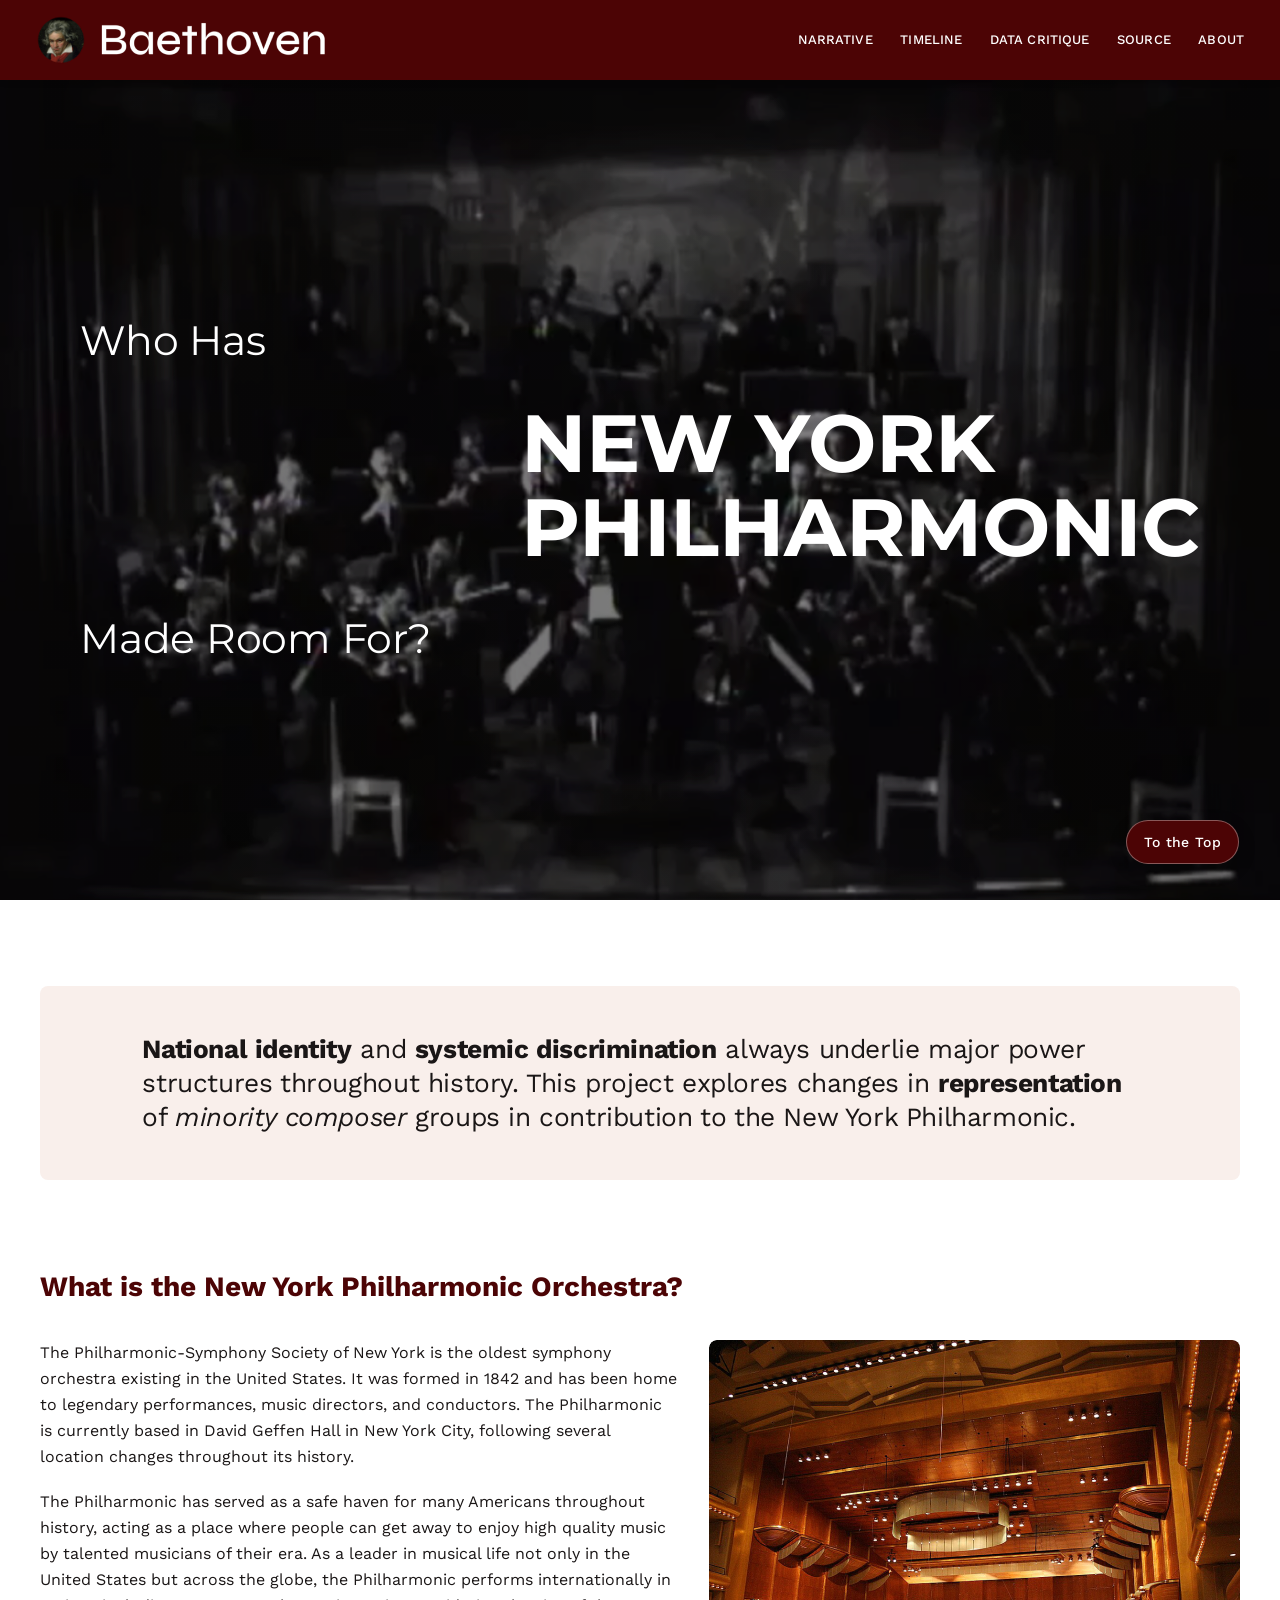
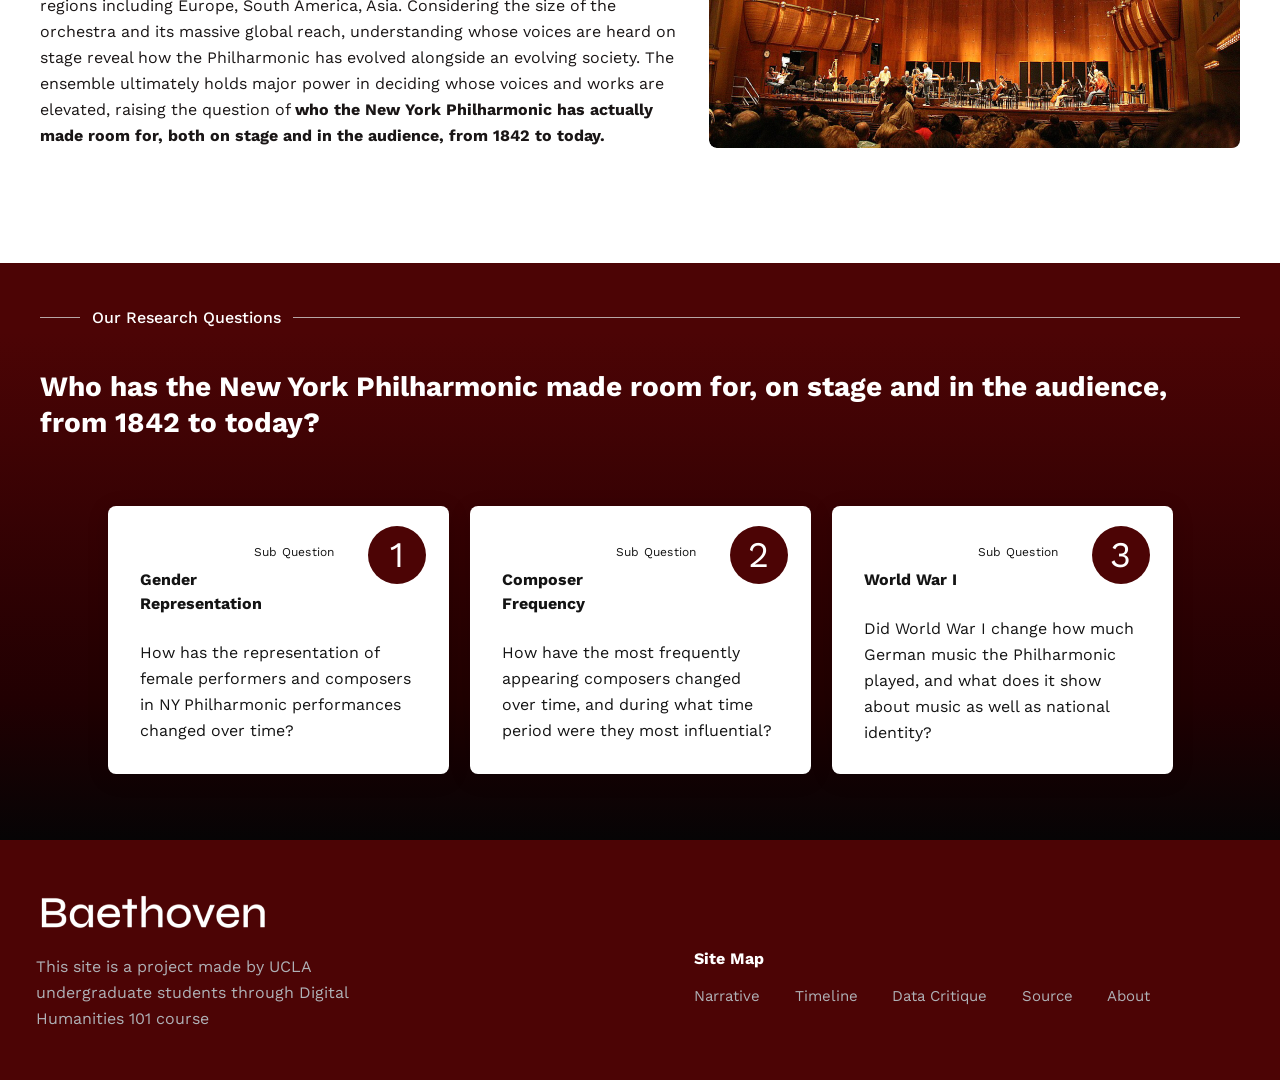
<file: index.html>
<!doctype html><html lang="en"><head><meta charset="utf-8"><meta name="viewport" content="width=device-width,initial-scale=1"><meta name="description" content="UCLA Digital Humanities 101 project exploring the New York Philharmonic performance archive."><meta name="theme-color" content="#4c0405"><title>Home | Baethoven · NY Philharmonic</title><link rel="stylesheet" href="site.css"><script defer src="site.js"></script></head><body><a class="skip-link" href="#main-content">Skip to content</a><header class="site-header"><div class="header-inner"><a class="site-brand" href="index.html" aria-label="Baethoven homepage"><img class="brand-avatar" src="assets/logo-portrait.png" alt=""><img class="brand-name" src="assets/logo-wordmark.png" alt="Baethoven"></a><button class="nav-toggle" type="button" aria-expanded="false" aria-controls="main-navigation">☰ <span class="sr-only">Menu</span></button><nav id="main-navigation" class="main-nav" aria-label="Main navigation"><a href="narrative.html">NARRATIVE</a><a href="timeline.html">TIMELINE</a><a href="data-critique.html">DATA CRITIQUE</a><a href="source.html">SOURCE</a><a href="about.html">ABOUT</a></nav></div></header><div class="header-offset" id="page-top"></div><main id="main-content">
<section class="hero" aria-labelledby="hero-heading"><video class="hero-video" autoplay muted loop playsinline preload="metadata" poster="assets/hero-orchestra.png" aria-hidden="true"><source src="HeroVid.mp4" type="video/mp4"></video><img class="hero-bg" src="assets/hero-orchestra.png" alt="Historical black-and-white photograph of an orchestra performing"><div class="hero-copy"><p class="hero-before reveal">Who Has</p><h1 id="hero-heading" class="reveal"><span>NEW YORK</span><span>PHILHARMONIC</span></h1><p class="hero-after reveal">Made Room For?</p></div></section>
<section class="quote-section"><div class="container"><p class="intro-quote reveal"><strong>National identity</strong> and <strong>systemic discrimination</strong> always underlie major power structures throughout history. This project explores changes in <strong>representation</strong> of <em>minority composer</em> groups in contribution to the New York Philharmonic.</p></div></section>
<section class="about-intro container" aria-labelledby="about-nyphil"><h2 id="about-nyphil" class="reveal">What is the New York Philharmonic Orchestra?</h2><div class="about-intro-copy reveal"><p>The Philharmonic-Symphony Society of New York is the oldest symphony orchestra existing in the United States. It was formed in 1842 and has been home to legendary performances, music directors, and conductors. The Philharmonic is currently based in David Geffen Hall in New York City, following several location changes throughout its history.</p><p>The Philharmonic has served as a safe haven for many Americans throughout history, acting as a place where people can get away to enjoy high quality music by talented musicians of their era. As a leader in musical life not only in the United States but across the globe, the Philharmonic performs internationally in regions including Europe, South America, Asia. Considering the size of the orchestra and its massive global reach, understanding whose voices are heard on stage reveal how the Philharmonic has evolved alongside an evolving society. The ensemble ultimately holds major power in deciding whose voices and works are elevated, raising the question of <strong>who the New York Philharmonic has actually made room for, both on stage and in the audience, from 1842 to today.</strong></p></div><img class="about-intro-image reveal" src="assets/avery-fisher-hall.png" alt="Interior view of Avery Fisher Hall during an orchestra performance"></section>
<section class="questions" aria-labelledby="research-heading"><div class="container"><p class="eyebrow-rule reveal">Our Research Questions</p><h2 id="research-heading" class="reveal">Who has the New York Philharmonic made room for, on stage and in the audience, from 1842 to today?</h2><div class="research-grid"><a class="research-card reveal" href="narrative.html#gender"><span class="sub-label">Sub Question</span><span class="number" aria-hidden="true">1</span><h3>Gender Representation</h3><p>How has the representation of female performers and composers in NY Philharmonic performances changed over time?</p></a><a class="research-card reveal" href="narrative.html#composers"><span class="sub-label">Sub Question</span><span class="number" aria-hidden="true">2</span><h3>Composer Frequency</h3><p>How have the most frequently appearing composers changed over time, and during what time period were they most influential?</p></a><a class="research-card reveal" href="timeline.html"><span class="sub-label">Sub Question</span><span class="number" aria-hidden="true">3</span><h3>World War I</h3><p>Did World War I change how much German music the Philharmonic played, and what does it show about music as well as national identity?</p></a></div></div></section></main><footer class="site-footer"><div class="footer-inner"><div class="footer-about"><a href="index.html" aria-label="Baethoven homepage"><img src="assets/logo-wordmark.png" alt="Baethoven"></a><p>This site is a project made by UCLA undergraduate students through Digital Humanities 101 course</p></div><div class="footer-map"><h2>Site Map</h2><nav class="footer-links" aria-label="Footer navigation"><a href="narrative.html">Narrative</a><a href="timeline.html">Timeline</a><a href="data-critique.html">Data Critique</a><a href="source.html">Source</a><a href="about.html">About</a></nav></div></div></footer><button type="button" class="back-top" aria-label="Scroll to top">To the Top</button></body></html>
</file>
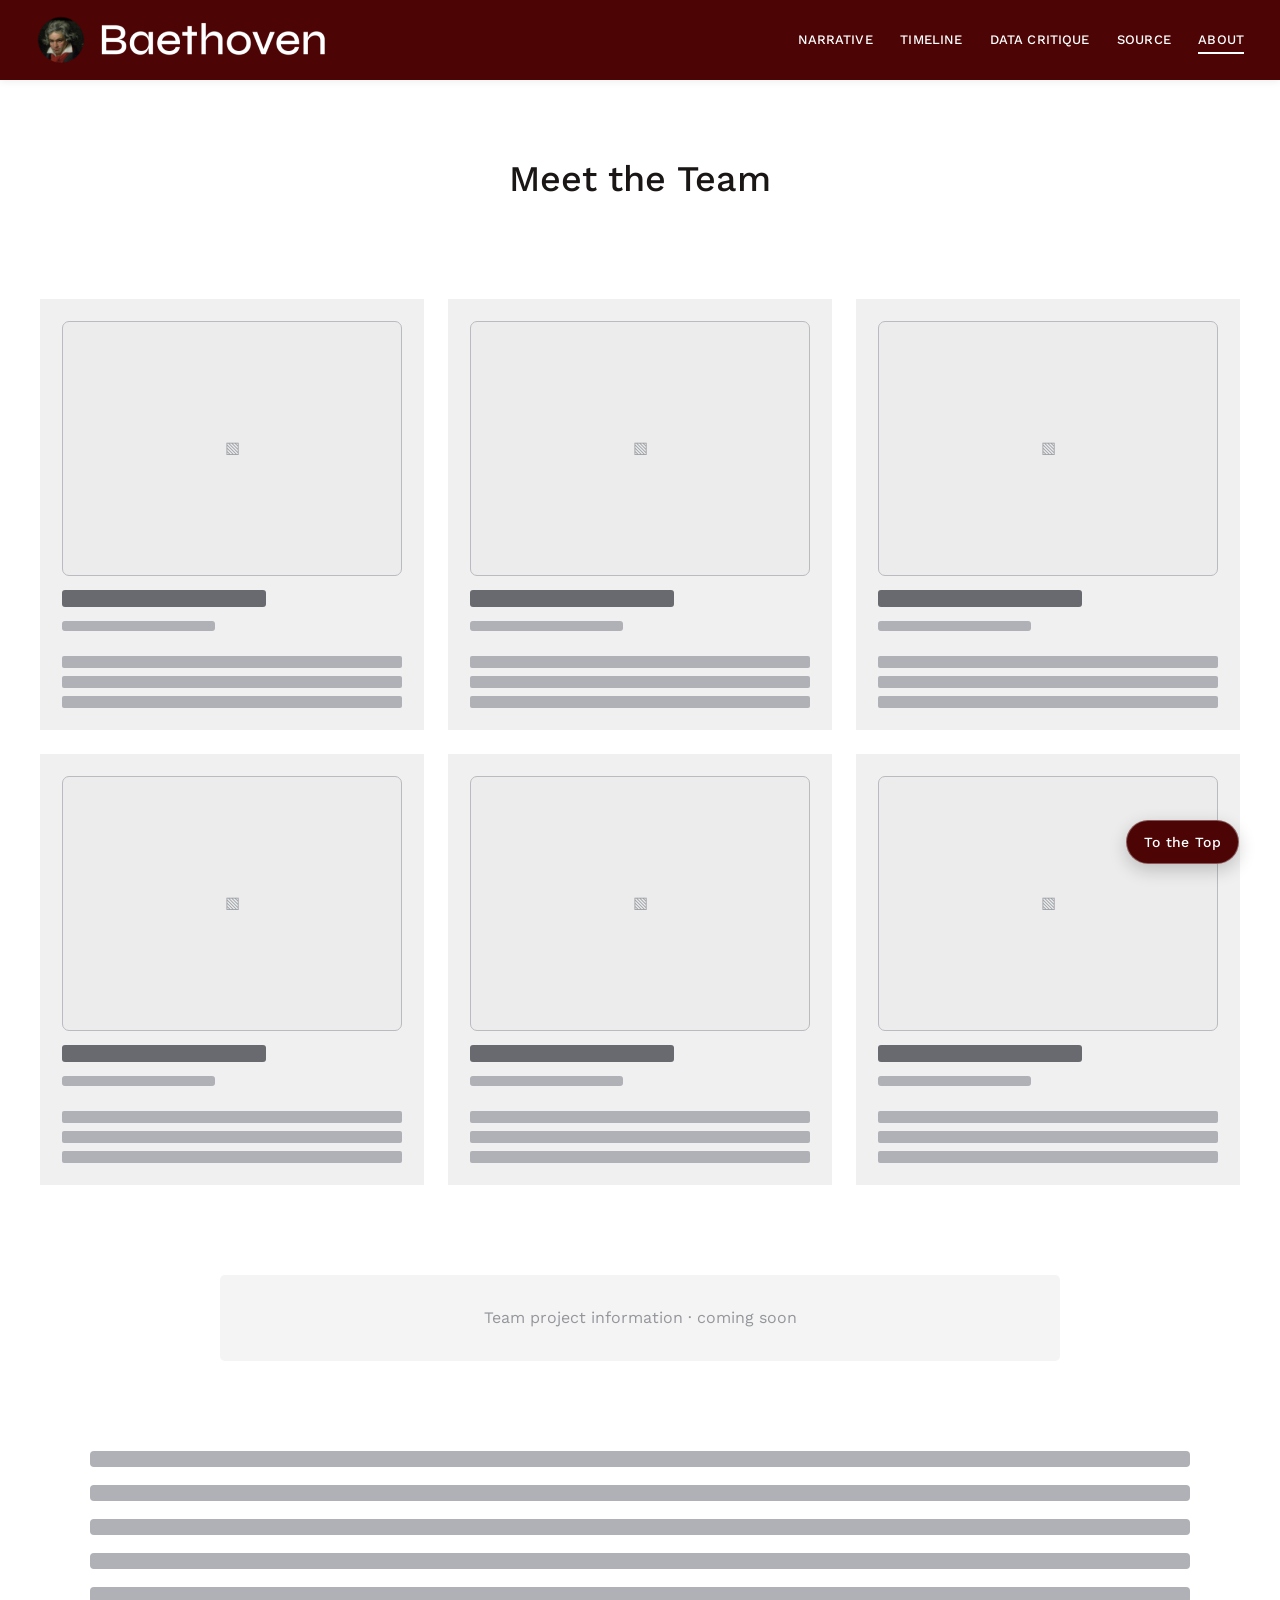
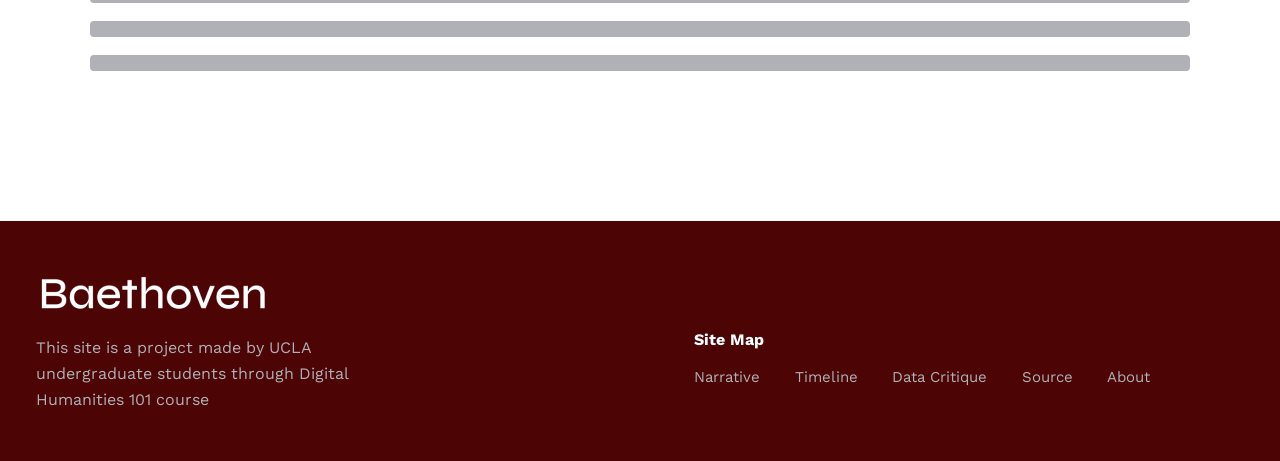
<file: about.html>
<!doctype html><html lang="en"><head><meta charset="utf-8"><meta name="viewport" content="width=device-width,initial-scale=1"><meta name="description" content="UCLA Digital Humanities 101 project exploring the New York Philharmonic performance archive."><meta name="theme-color" content="#4c0405"><title>About | Baethoven · NY Philharmonic</title><link rel="stylesheet" href="site.css"><script defer src="site.js"></script></head><body><a class="skip-link" href="#main-content">Skip to content</a><header class="site-header"><div class="header-inner"><a class="site-brand" href="index.html" aria-label="Baethoven homepage"><img class="brand-avatar" src="assets/logo-portrait.png" alt=""><img class="brand-name" src="assets/logo-wordmark.png" alt="Baethoven"></a><button class="nav-toggle" type="button" aria-expanded="false" aria-controls="main-navigation">☰ <span class="sr-only">Menu</span></button><nav id="main-navigation" class="main-nav" aria-label="Main navigation"><a href="narrative.html">NARRATIVE</a><a href="timeline.html">TIMELINE</a><a href="data-critique.html">DATA CRITIQUE</a><a href="source.html">SOURCE</a><a href="about.html" aria-current="page">ABOUT</a></nav></div></header><div class="header-offset" id="page-top"></div><main id="main-content"><div class="container about-team"><h1 class="page-title reveal">Meet the Team</h1><div class="team-grid"><div class="team-card reveal" aria-label="Team member placeholder 1"><div class="team-photo" aria-hidden="true">▧</div><div class="team-line dark"></div><div class="team-line short"></div><div style="margin-top:25px"><div class="team-description"></div><div class="team-description"></div><div class="team-description"></div></div></div><div class="team-card reveal" aria-label="Team member placeholder 2"><div class="team-photo" aria-hidden="true">▧</div><div class="team-line dark"></div><div class="team-line short"></div><div style="margin-top:25px"><div class="team-description"></div><div class="team-description"></div><div class="team-description"></div></div></div><div class="team-card reveal" aria-label="Team member placeholder 3"><div class="team-photo" aria-hidden="true">▧</div><div class="team-line dark"></div><div class="team-line short"></div><div style="margin-top:25px"><div class="team-description"></div><div class="team-description"></div><div class="team-description"></div></div></div><div class="team-card reveal" aria-label="Team member placeholder 4"><div class="team-photo" aria-hidden="true">▧</div><div class="team-line dark"></div><div class="team-line short"></div><div style="margin-top:25px"><div class="team-description"></div><div class="team-description"></div><div class="team-description"></div></div></div><div class="team-card reveal" aria-label="Team member placeholder 5"><div class="team-photo" aria-hidden="true">▧</div><div class="team-line dark"></div><div class="team-line short"></div><div style="margin-top:25px"><div class="team-description"></div><div class="team-description"></div><div class="team-description"></div></div></div><div class="team-card reveal" aria-label="Team member placeholder 6"><div class="team-photo" aria-hidden="true">▧</div><div class="team-line dark"></div><div class="team-line short"></div><div style="margin-top:25px"><div class="team-description"></div><div class="team-description"></div><div class="team-description"></div></div></div></div><div class="about-details"><div class="design-placeholder reveal" style="min-height:65px;margin:0 auto 90px;max-width:840px"><span>Team project information · coming soon</span></div><div class="reveal" aria-label="Additional team information placeholder"><div style="height:16px;background:#afb1b6;border-radius:4px;margin:18px 0"></div><div style="height:16px;background:#afb1b6;border-radius:4px;margin:18px 0"></div><div style="height:16px;background:#afb1b6;border-radius:4px;margin:18px 0"></div><div style="height:16px;background:#afb1b6;border-radius:4px;margin:18px 0"></div><div style="height:16px;background:#afb1b6;border-radius:4px;margin:18px 0"></div><div style="height:16px;background:#afb1b6;border-radius:4px;margin:18px 0"></div><div style="height:16px;background:#afb1b6;border-radius:4px;margin:18px 0"></div></div></div></div></main><footer class="site-footer"><div class="footer-inner"><div class="footer-about"><a href="index.html" aria-label="Baethoven homepage"><img src="assets/logo-wordmark.png" alt="Baethoven"></a><p>This site is a project made by UCLA undergraduate students through Digital Humanities 101 course</p></div><div class="footer-map"><h2>Site Map</h2><nav class="footer-links" aria-label="Footer navigation"><a href="narrative.html">Narrative</a><a href="timeline.html">Timeline</a><a href="data-critique.html">Data Critique</a><a href="source.html">Source</a><a href="about.html">About</a></nav></div></div></footer><button type="button" class="back-top" aria-label="Scroll to top">To the Top</button></body></html>
</file>
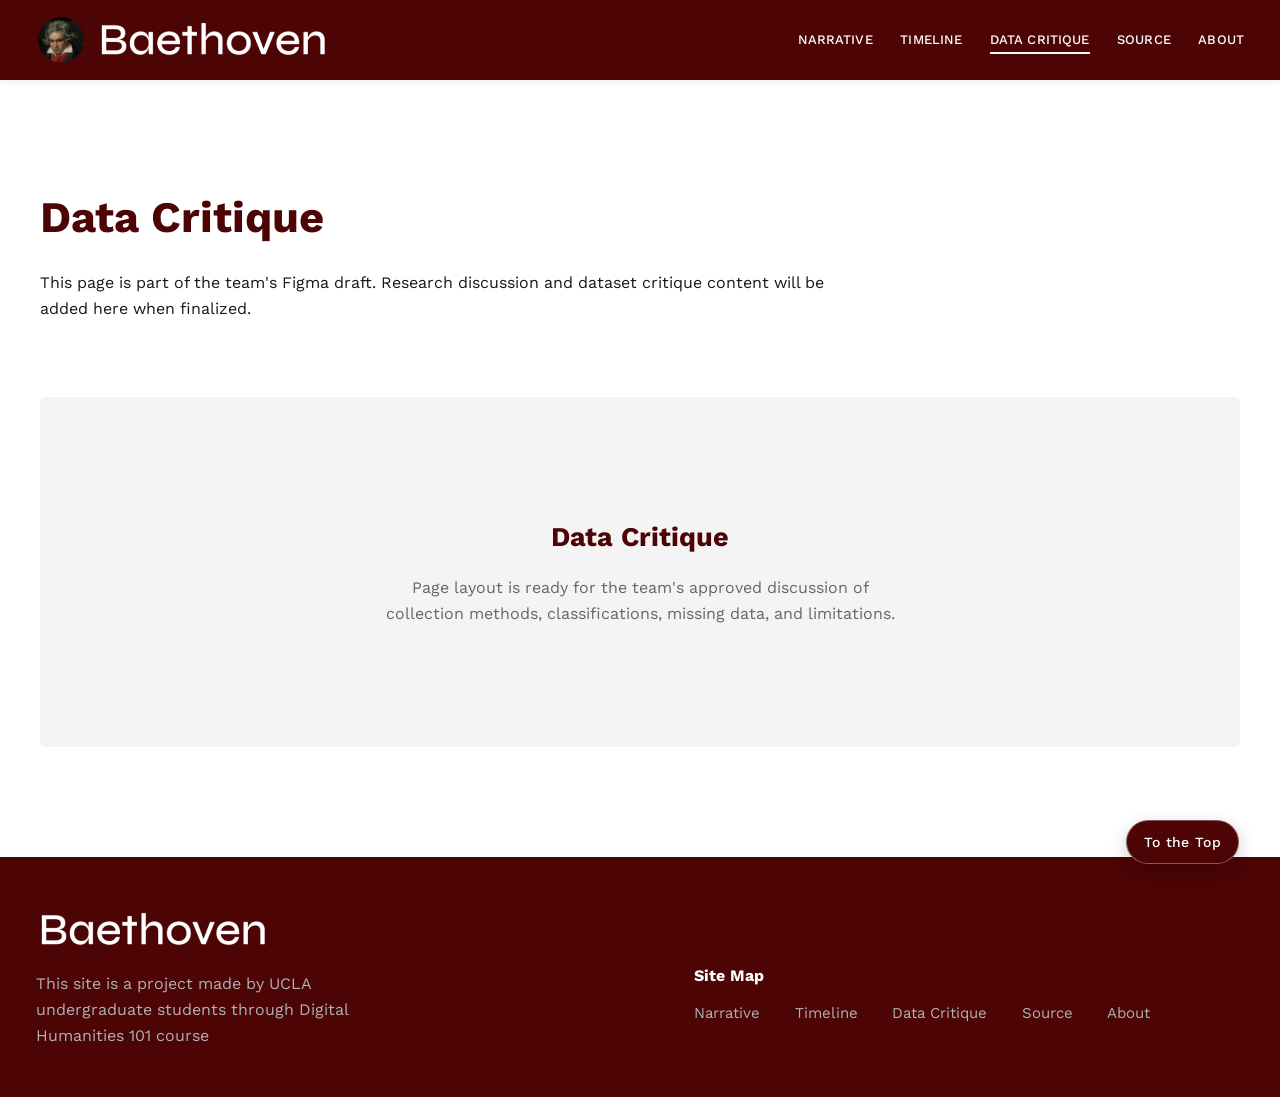
<file: data-critique.html>
<!doctype html><html lang="en"><head><meta charset="utf-8"><meta name="viewport" content="width=device-width,initial-scale=1"><meta name="description" content="UCLA Digital Humanities 101 project exploring the New York Philharmonic performance archive."><meta name="theme-color" content="#4c0405"><title>Data Critique | Baethoven · NY Philharmonic</title><link rel="stylesheet" href="site.css"><script defer src="site.js"></script></head><body><a class="skip-link" href="#main-content">Skip to content</a><header class="site-header"><div class="header-inner"><a class="site-brand" href="index.html" aria-label="Baethoven homepage"><img class="brand-avatar" src="assets/logo-portrait.png" alt=""><img class="brand-name" src="assets/logo-wordmark.png" alt="Baethoven"></a><button class="nav-toggle" type="button" aria-expanded="false" aria-controls="main-navigation">☰ <span class="sr-only">Menu</span></button><nav id="main-navigation" class="main-nav" aria-label="Main navigation"><a href="narrative.html">NARRATIVE</a><a href="timeline.html">TIMELINE</a><a href="data-critique.html" aria-current="page">DATA CRITIQUE</a><a href="source.html">SOURCE</a><a href="about.html">ABOUT</a></nav></div></header><div class="header-offset" id="page-top"></div><main id="main-content"><div class="container page-head"><h1 class="reveal">Data Critique</h1><p class="reveal">This page is part of the team's Figma draft. Research discussion and dataset critique content will be added here when finalized.</p></div><div class="container" style="padding-bottom:110px"><div class="design-placeholder reveal"><div><h2>Data Critique</h2><p>Page layout is ready for the team's approved discussion of collection methods, classifications, missing data, and limitations.</p></div></div></div></main><footer class="site-footer"><div class="footer-inner"><div class="footer-about"><a href="index.html" aria-label="Baethoven homepage"><img src="assets/logo-wordmark.png" alt="Baethoven"></a><p>This site is a project made by UCLA undergraduate students through Digital Humanities 101 course</p></div><div class="footer-map"><h2>Site Map</h2><nav class="footer-links" aria-label="Footer navigation"><a href="narrative.html">Narrative</a><a href="timeline.html">Timeline</a><a href="data-critique.html">Data Critique</a><a href="source.html">Source</a><a href="about.html">About</a></nav></div></div></footer><button type="button" class="back-top" aria-label="Scroll to top">To the Top</button></body></html>
</file>
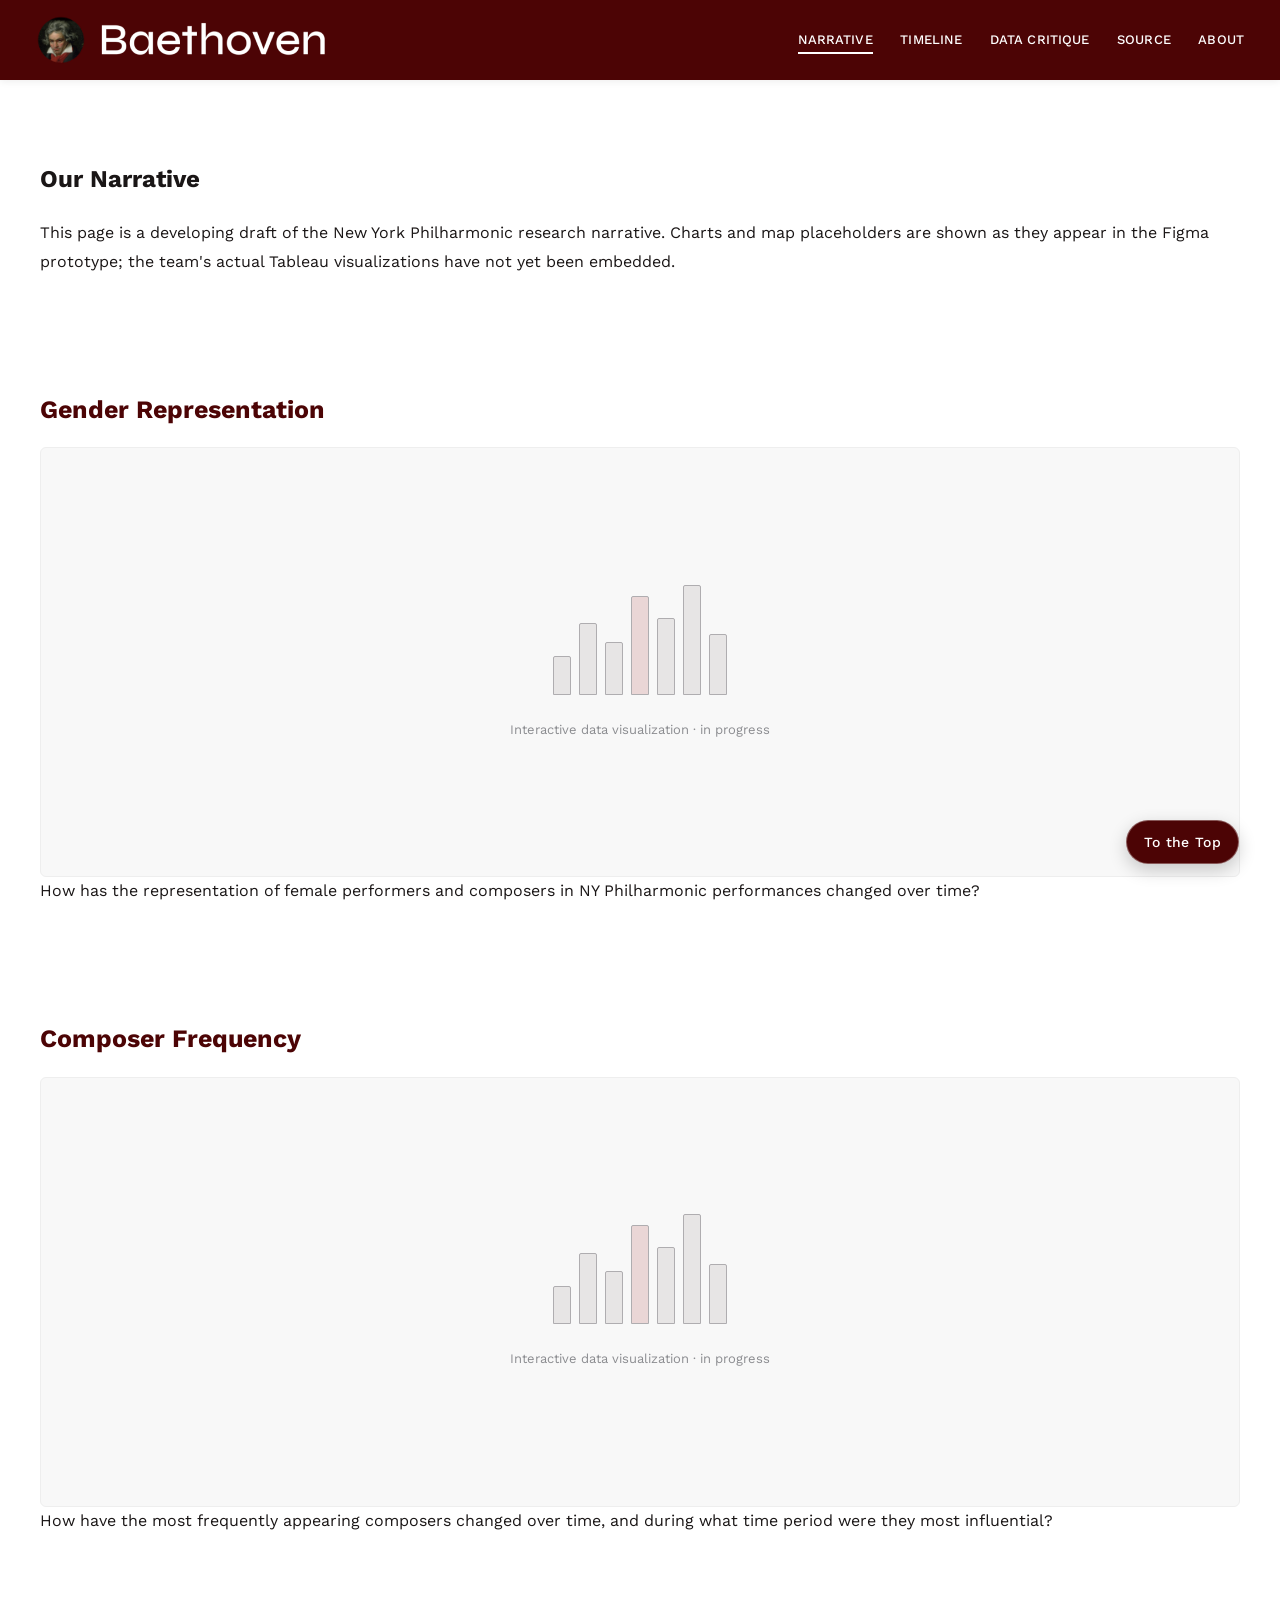
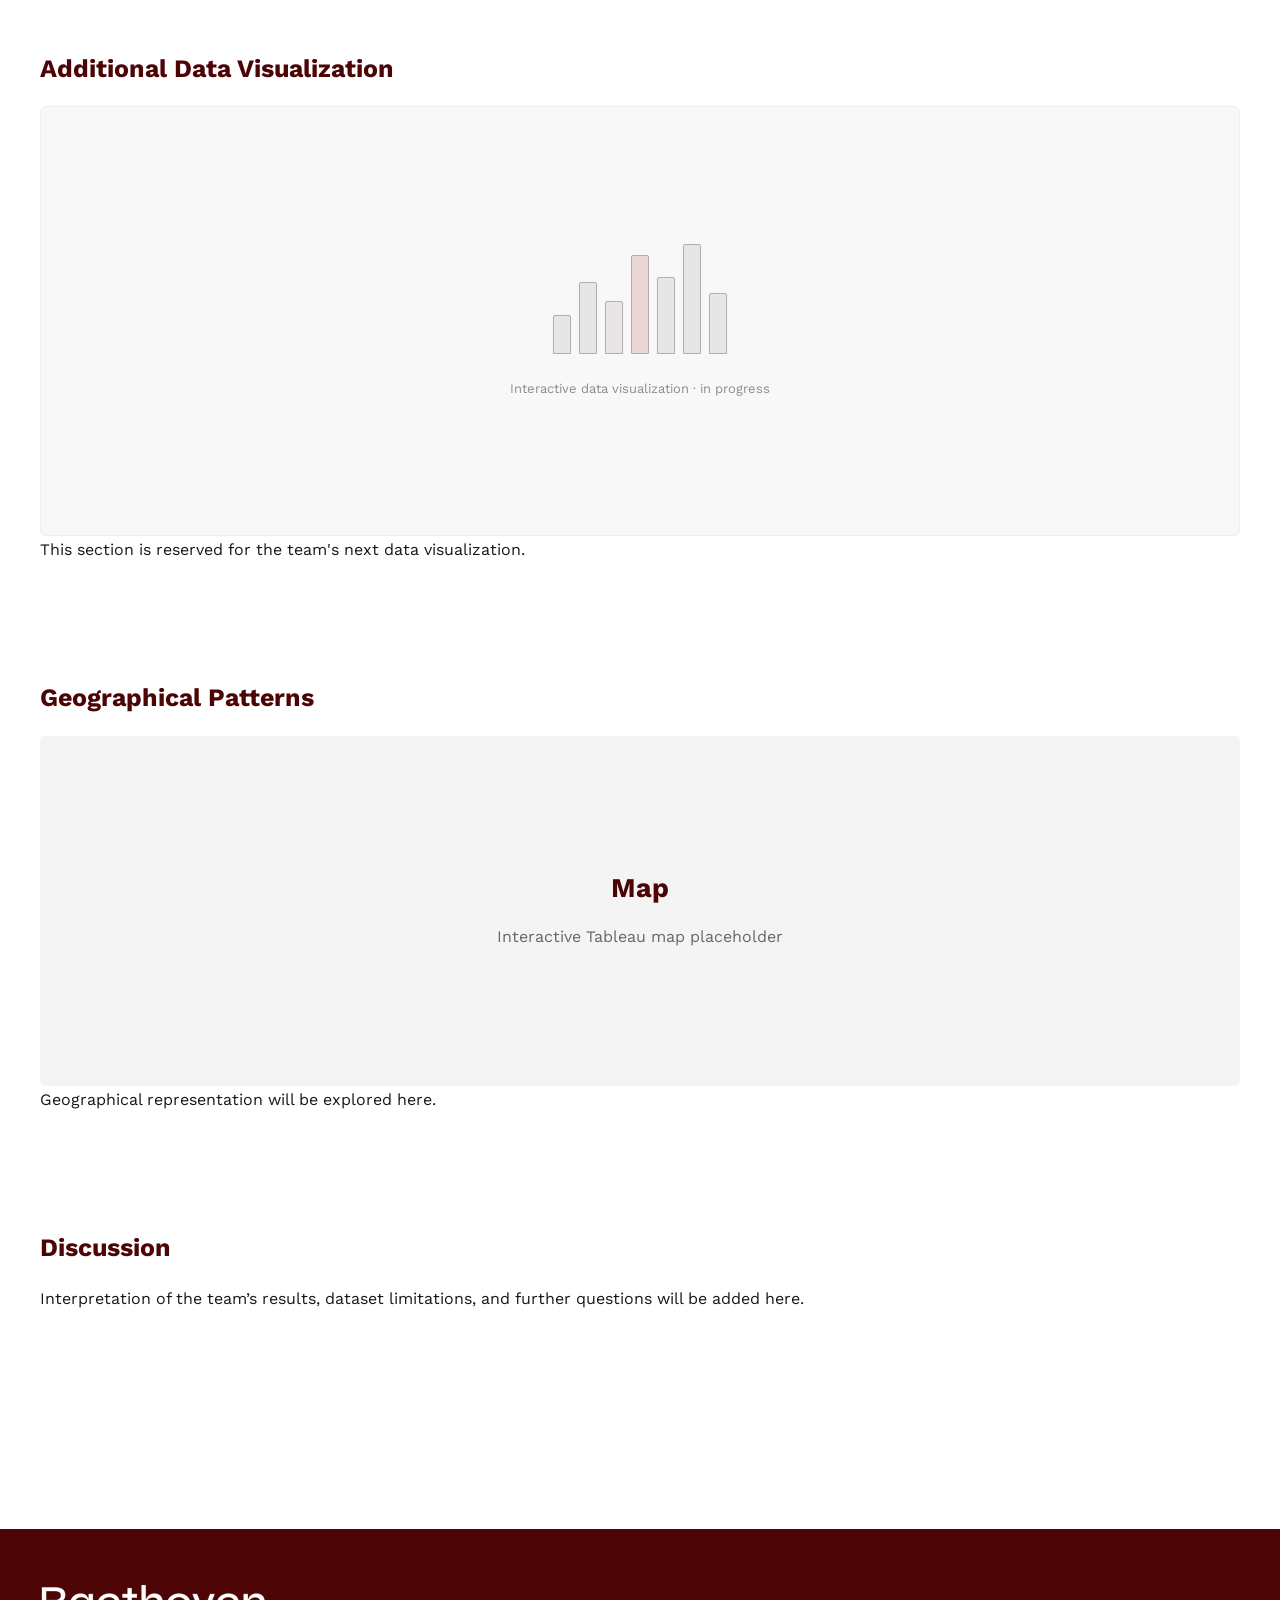
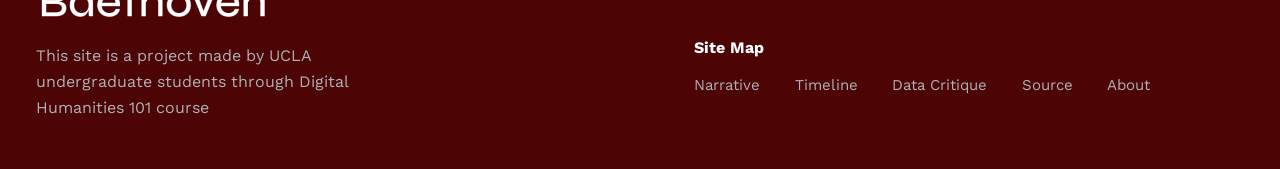
<file: narrative.html>
<!doctype html><html lang="en"><head><meta charset="utf-8"><meta name="viewport" content="width=device-width,initial-scale=1"><meta name="description" content="UCLA Digital Humanities 101 project exploring the New York Philharmonic performance archive."><meta name="theme-color" content="#4c0405"><title>Narrative | Baethoven · NY Philharmonic</title><link rel="stylesheet" href="site.css"><script defer src="site.js"></script></head><body><a class="skip-link" href="#main-content">Skip to content</a><header class="site-header"><div class="header-inner"><a class="site-brand" href="index.html" aria-label="Baethoven homepage"><img class="brand-avatar" src="assets/logo-portrait.png" alt=""><img class="brand-name" src="assets/logo-wordmark.png" alt="Baethoven"></a><button class="nav-toggle" type="button" aria-expanded="false" aria-controls="main-navigation">☰ <span class="sr-only">Menu</span></button><nav id="main-navigation" class="main-nav" aria-label="Main navigation"><a href="narrative.html" aria-current="page">NARRATIVE</a><a href="timeline.html">TIMELINE</a><a href="data-critique.html">DATA CRITIQUE</a><a href="source.html">SOURCE</a><a href="about.html">ABOUT</a></nav></div></header><div class="header-offset" id="page-top"></div><main id="main-content"><div class="narrative-content container"><section class="narrative-block reveal"><h1>Our Narrative</h1><p>This page is a developing draft of the New York Philharmonic research narrative. Charts and map placeholders are shown as they appear in the Figma prototype; the team's actual Tableau visualizations have not yet been embedded.</p></section><section class="narrative-block" id="gender"><h2 class="reveal">Gender Representation</h2><div class="placeholder-chart reveal" role="img" aria-label="Visualization placeholder for gender representation"><div class="placeholder-bars" aria-hidden="true"><span></span><span></span><span></span><span></span><span></span><span></span><span></span></div><span class="placeholder-caption">Interactive data visualization · in progress</span></div><p class="reveal">How has the representation of female performers and composers in NY Philharmonic performances changed over time?</p></section><section class="narrative-block" id="composers"><h2 class="reveal">Composer Frequency</h2><div class="placeholder-chart reveal" role="img" aria-label="Visualization placeholder for composer frequency"><div class="placeholder-bars" aria-hidden="true"><span></span><span></span><span></span><span></span><span></span><span></span><span></span></div><span class="placeholder-caption">Interactive data visualization · in progress</span></div><p class="reveal">How have the most frequently appearing composers changed over time, and during what time period were they most influential?</p></section><section class="narrative-block"><h2 class="reveal">Additional Data Visualization</h2><div class="placeholder-chart reveal" role="img" aria-label="Visualization placeholder for additional exploratory view"><div class="placeholder-bars" aria-hidden="true"><span></span><span></span><span></span><span></span><span></span><span></span><span></span></div><span class="placeholder-caption">Interactive data visualization · in progress</span></div><p class="reveal">This section is reserved for the team's next data visualization.</p></section><section class="narrative-block"><h2 class="reveal">Geographical Patterns</h2><div class="design-placeholder reveal"><div><h2>Map</h2><p>Interactive Tableau map placeholder</p></div></div><p class="reveal">Geographical representation will be explored here.</p></section><section class="narrative-block"><h2 class="reveal">Discussion</h2><p class="reveal">Interpretation of the team’s results, dataset limitations, and further questions will be added here.</p></section></div></main><footer class="site-footer"><div class="footer-inner"><div class="footer-about"><a href="index.html" aria-label="Baethoven homepage"><img src="assets/logo-wordmark.png" alt="Baethoven"></a><p>This site is a project made by UCLA undergraduate students through Digital Humanities 101 course</p></div><div class="footer-map"><h2>Site Map</h2><nav class="footer-links" aria-label="Footer navigation"><a href="narrative.html">Narrative</a><a href="timeline.html">Timeline</a><a href="data-critique.html">Data Critique</a><a href="source.html">Source</a><a href="about.html">About</a></nav></div></div></footer><button type="button" class="back-top" aria-label="Scroll to top">To the Top</button></body></html>
</file>
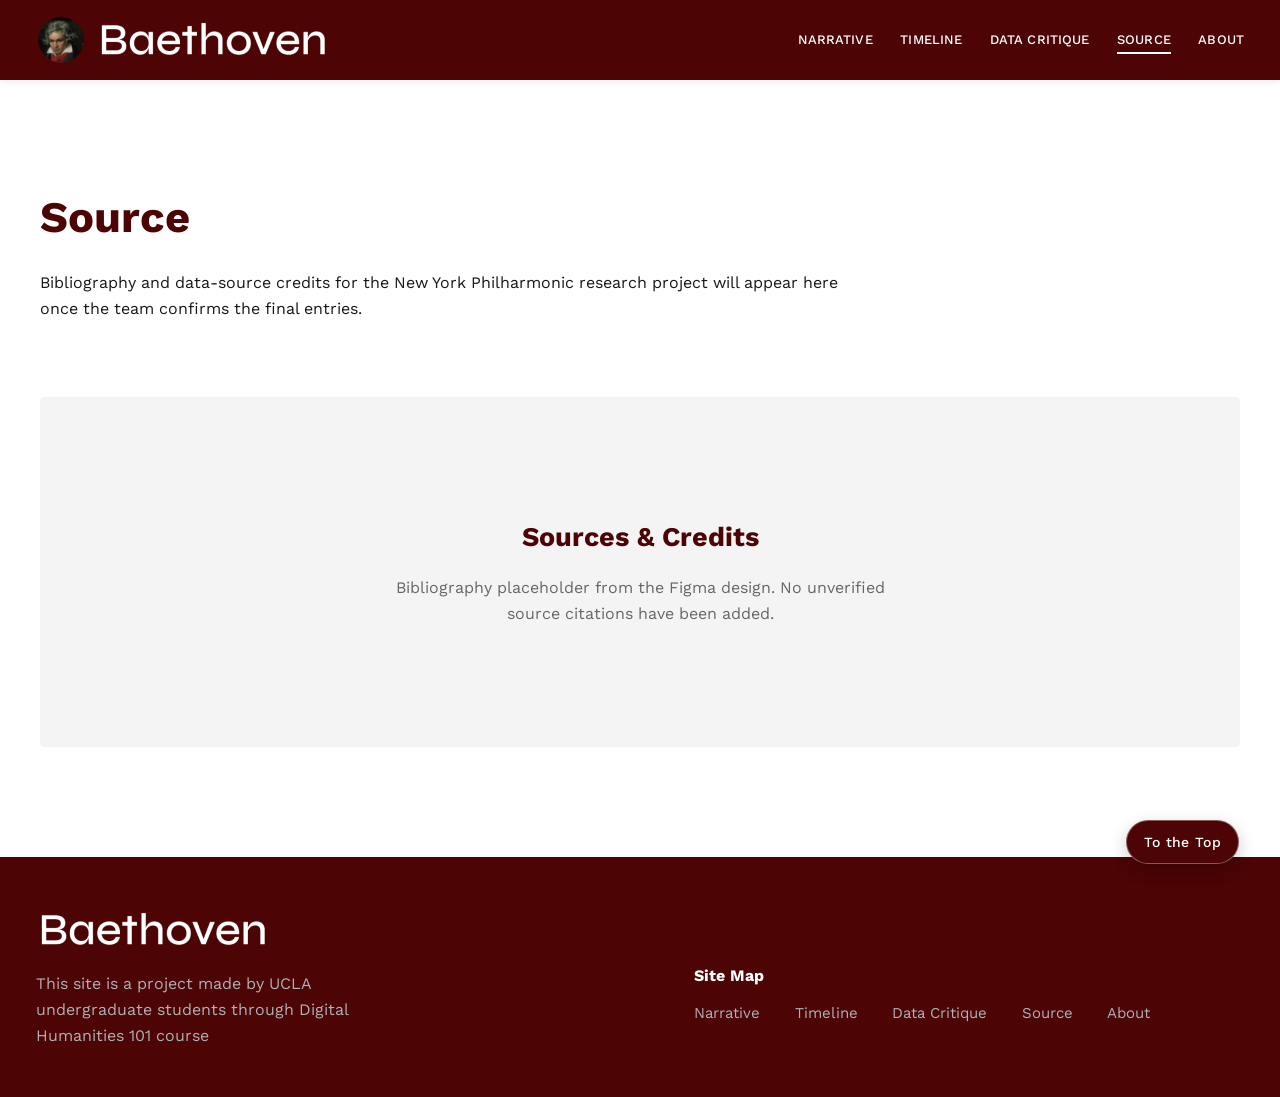
<file: source.html>
<!doctype html><html lang="en"><head><meta charset="utf-8"><meta name="viewport" content="width=device-width,initial-scale=1"><meta name="description" content="UCLA Digital Humanities 101 project exploring the New York Philharmonic performance archive."><meta name="theme-color" content="#4c0405"><title>Source | Baethoven · NY Philharmonic</title><link rel="stylesheet" href="site.css"><script defer src="site.js"></script></head><body><a class="skip-link" href="#main-content">Skip to content</a><header class="site-header"><div class="header-inner"><a class="site-brand" href="index.html" aria-label="Baethoven homepage"><img class="brand-avatar" src="assets/logo-portrait.png" alt=""><img class="brand-name" src="assets/logo-wordmark.png" alt="Baethoven"></a><button class="nav-toggle" type="button" aria-expanded="false" aria-controls="main-navigation">☰ <span class="sr-only">Menu</span></button><nav id="main-navigation" class="main-nav" aria-label="Main navigation"><a href="narrative.html">NARRATIVE</a><a href="timeline.html">TIMELINE</a><a href="data-critique.html">DATA CRITIQUE</a><a href="source.html" aria-current="page">SOURCE</a><a href="about.html">ABOUT</a></nav></div></header><div class="header-offset" id="page-top"></div><main id="main-content"><div class="container page-head"><h1 class="reveal">Source</h1><p class="reveal">Bibliography and data-source credits for the New York Philharmonic research project will appear here once the team confirms the final entries.</p></div><div class="container" style="padding-bottom:110px"><div class="design-placeholder reveal"><div><h2>Sources &amp; Credits</h2><p>Bibliography placeholder from the Figma design. No unverified source citations have been added.</p></div></div></div></main><footer class="site-footer"><div class="footer-inner"><div class="footer-about"><a href="index.html" aria-label="Baethoven homepage"><img src="assets/logo-wordmark.png" alt="Baethoven"></a><p>This site is a project made by UCLA undergraduate students through Digital Humanities 101 course</p></div><div class="footer-map"><h2>Site Map</h2><nav class="footer-links" aria-label="Footer navigation"><a href="narrative.html">Narrative</a><a href="timeline.html">Timeline</a><a href="data-critique.html">Data Critique</a><a href="source.html">Source</a><a href="about.html">About</a></nav></div></div></footer><button type="button" class="back-top" aria-label="Scroll to top">To the Top</button></body></html>
</file>
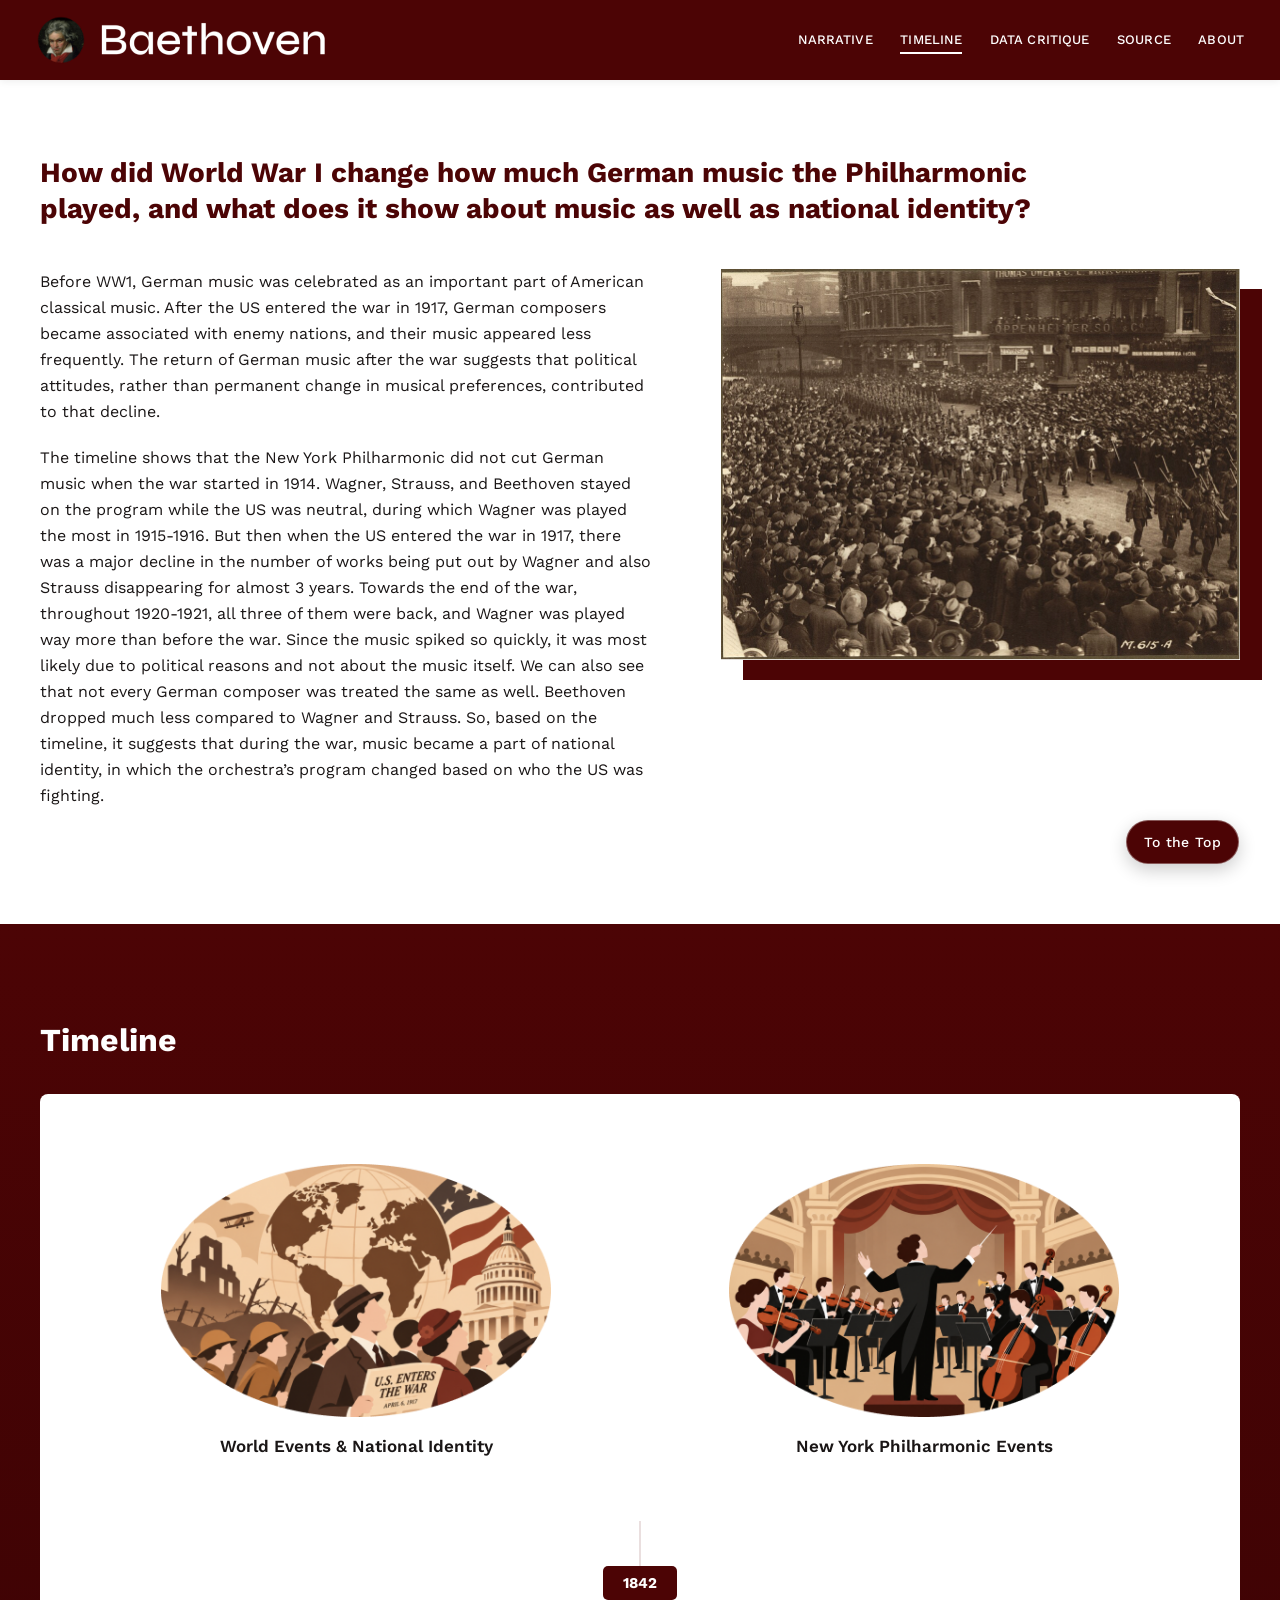
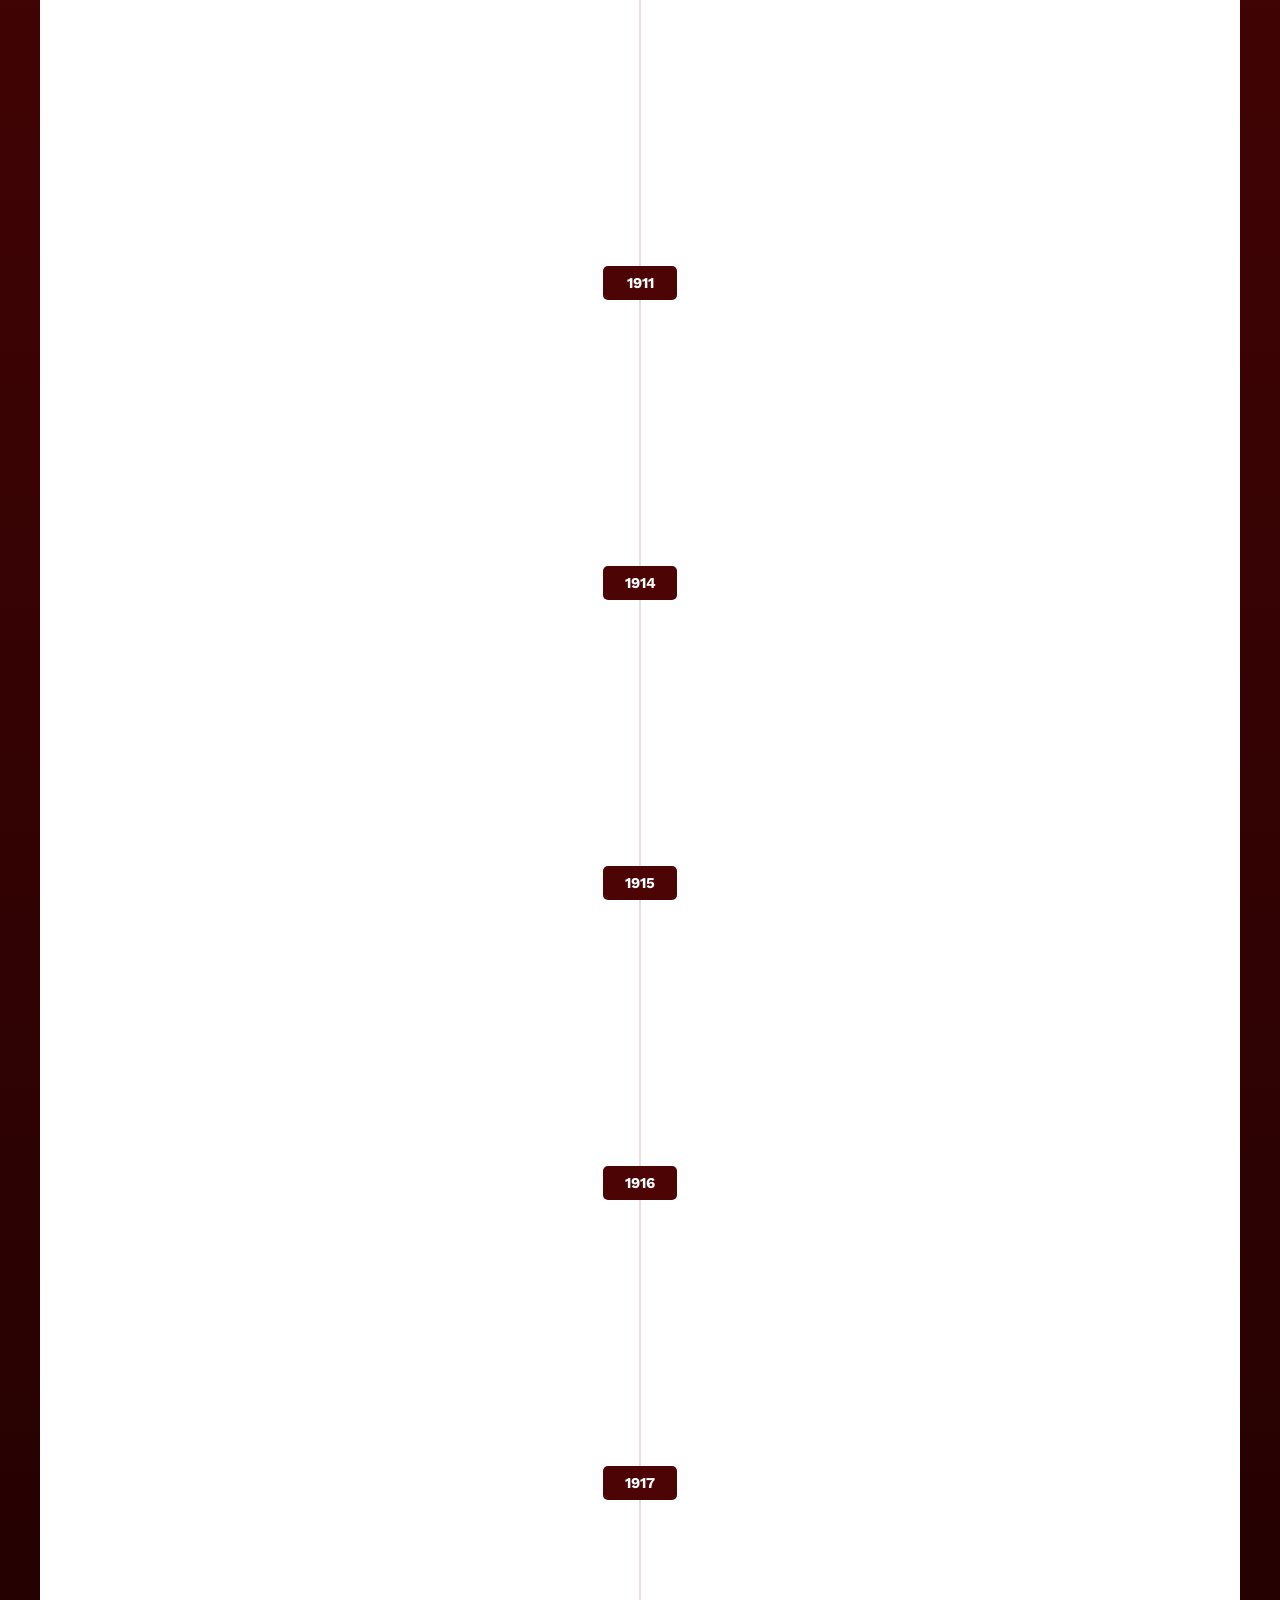
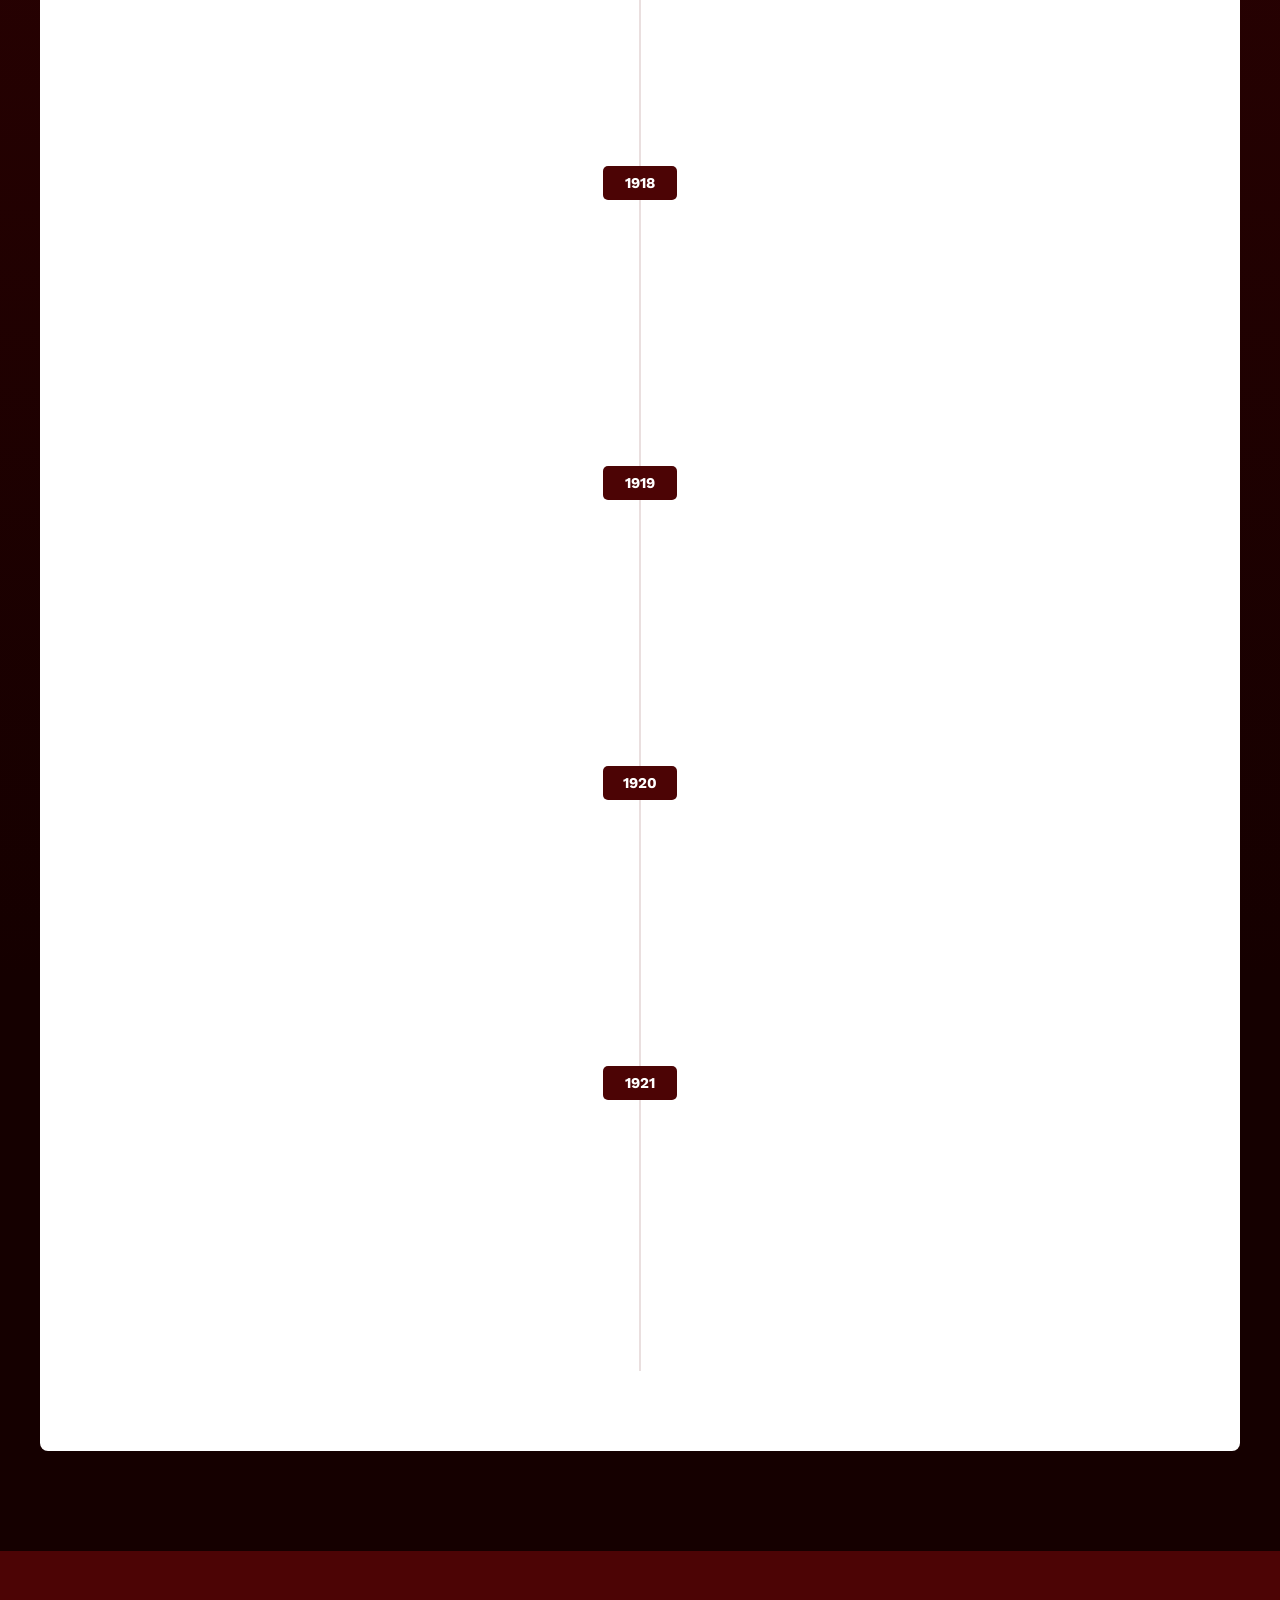
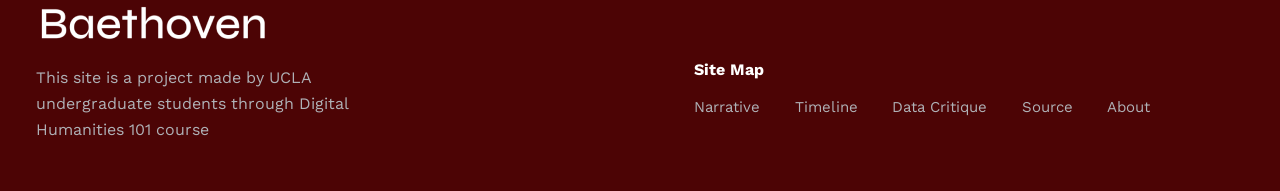
<file: timeline.html>
<!doctype html><html lang="en"><head><meta charset="utf-8"><meta name="viewport" content="width=device-width,initial-scale=1"><meta name="description" content="UCLA Digital Humanities 101 project exploring the New York Philharmonic performance archive."><meta name="theme-color" content="#4c0405"><title>Timeline | Baethoven · NY Philharmonic</title><link rel="stylesheet" href="site.css"><script defer src="site.js"></script></head><body><a class="skip-link" href="#main-content">Skip to content</a><header class="site-header"><div class="header-inner"><a class="site-brand" href="index.html" aria-label="Baethoven homepage"><img class="brand-avatar" src="assets/logo-portrait.png" alt=""><img class="brand-name" src="assets/logo-wordmark.png" alt="Baethoven"></a><button class="nav-toggle" type="button" aria-expanded="false" aria-controls="main-navigation">☰ <span class="sr-only">Menu</span></button><nav id="main-navigation" class="main-nav" aria-label="Main navigation"><a href="narrative.html">NARRATIVE</a><a href="timeline.html" aria-current="page">TIMELINE</a><a href="data-critique.html">DATA CRITIQUE</a><a href="source.html">SOURCE</a><a href="about.html">ABOUT</a></nav></div></header><div class="header-offset" id="page-top"></div><main id="main-content"><section class="timeline-hero container"><h1 class="reveal">How did World War I change how much German music the Philharmonic played, and what does it show about music as well as national identity?</h1><div class="timeline-summary reveal"><p>Before WW1, German music was celebrated as an important part of American classical music. After the US entered the war in 1917, German composers became associated with enemy nations, and their music appeared less frequently. The return of German music after the war suggests that political attitudes, rather than permanent change in musical preferences, contributed to that decline.</p><p>The timeline shows that the New York Philharmonic did not cut German music when the war started in 1914. Wagner, Strauss, and Beethoven stayed on the program while the US was neutral, during which Wagner was played the most in 1915-1916. But then when the US entered the war in 1917, there was a major decline in the number of works being put out by Wagner and also Strauss disappearing for almost 3 years. Towards the end of the war, throughout 1920-1921, all three of them were back, and Wagner was played way more than before the war. Since the music spiked so quickly, it was most likely due to political reasons and not about the music itself. We can also see that not every German composer was treated the same as well. Beethoven dropped much less compared to Wagner and Strauss. So, based on the timeline, it suggests that during the war, music became a part of national identity, in which the orchestra’s program changed based on who the US was fighting.</p></div><img class="timeline-photo reveal" src="assets/world-war-one.png" alt="Historical First World War photograph"></section><section class="timeline-shell"><div class="container"><h2 class="reveal">Timeline</h2><div class="timeline-board"><div class="timeline-illustrations"><figure class="reveal"><img src="assets/illustration-world.png" alt="Illustration representing world events and national identity"><figcaption>World Events &amp; National Identity</figcaption></figure><figure class="reveal"><img src="assets/illustration-orchestra.png" alt="Illustration of an orchestra on stage"><figcaption>New York Philharmonic Events</figcaption></figure></div><div class="timeline-track"><div class="timeline-progress" aria-hidden="true"></div><section class="timeline-row" aria-label="Events in 1842"><div class="timeline-event world"><p>European classical music, German music are very influential in American musical culture.</p></div><span class="timeline-year">1842</span><div class="timeline-event phil"><p>The New York Philharmonic was founded and is the oldest symphony orchestra in the US on April 2, 1842. Its first concert on December 7 opened with Beethoven’s Symphony No. 5, showing German music’s importance from the beginning.</p></div></section><section class="timeline-row" aria-label="Events in 1911"><div class="timeline-event world"><p>German and Austrian classical music continues to hold prestige in American musical institutions.</p></div><span class="timeline-year">1911</span><div class="timeline-event phil"><p>Josef Stransky (Bohemian, now Czech Republic) succeeds Gustav Mahler (Austro-Bohemian) as director of the New York Philharmonic after his untimely death. He remained in the position until 1923 after World War I had concluded.</p></div></section><section class="timeline-row" aria-label="Events in 1914"><div class="timeline-event world"><p>WWI Begins. Germany invades Belgium, and Britain and France enter the war. The US remains neutral. Tensions surrounding German identity begin to grow.</p></div><span class="timeline-year">1914</span><div class="timeline-event phil"><p>Wagner and Richard Strauss (German composers) are the most popular. 60 works from Wagner and 21 from Strauss. Beethoven is also German with 32 works.</p></div></section><section class="timeline-row" aria-label="Events in 1915"><div class="timeline-event world"><p>Germany sinks the Lusitania in May, killing American passengers and intensifying anti-German sentiment. However, the U.S. remains neutral. In schools, schools stopped offering German classes.</p></div><span class="timeline-year">1915</span><div class="timeline-event phil"><p>Wagner hit his peak with 129 works performed. Strauss with 16. Hostility toward Germans did not immediately eliminate German music from concert halls.</p></div></section><section class="timeline-row" aria-label="Events in 1916"><div class="timeline-event world"><p>American attitudes toward Germany become more hostile as war continues.</p></div><span class="timeline-year">1916</span><div class="timeline-event phil"><p>Wagner drops to 87 works and Strauss drops to 17. Slight decline in the works.</p></div></section><section class="timeline-row" aria-label="Events in 1917"><div class="timeline-event world"><p>The US enters WWI, April 6, triggering stronger anti-German sentiment and pressure to demonstrate more American patriotism.</p></div><span class="timeline-year">1917</span><div class="timeline-event phil"><p>Music Director Josef Stransky continues to perform at Carnegie Hall amidst the war. The percentage of Germanic works in New York dropped from 60% in 1916–17 to 47% in 1917–18.</p></div></section><section class="timeline-row" aria-label="Events in 1918"><div class="timeline-event world"><p>World War One ended.</p></div><span class="timeline-year">1918</span><div class="timeline-event phil"><p>Germanic repertoire reached its lowest point at 32% in 1918–19, then recovered fairly quickly. No Richard Strauss works are programmed that season. Beethoven drops to 14 works.</p></div></section><section class="timeline-row" aria-label="Events in 1919"><div class="timeline-event world"><p>Treaty of Versailles signed. Formally ended the state of war between Germany and most Allied Powers after World War I.</p></div><span class="timeline-year">1919</span><div class="timeline-event phil"><p>Germanic repertoire rebounds to 51%. The orchestra honors the sudden passing of President Theodore Roosevelt with American composer Edward MacDowell’s “Dirge.”</p></div></section><section class="timeline-row" aria-label="Events in 1920"><div class="timeline-event world"><p>German cultural traditions become less politically controversial in the United States.</p></div><span class="timeline-year">1920</span><div class="timeline-event phil"><p>Germanic repertoire recovers to 67%. Strauss and Wagner return to the repertoire; Beethoven comes back strongly.</p></div></section><section class="timeline-row" aria-label="Events in 1921"><div class="timeline-event world"><p>The United States officially ended the state of war with Germany on July 2, 1921, when President Warren G. Harding signed the Knox–Porter Resolution.</p></div><span class="timeline-year">1921</span><div class="timeline-event phil"><p>Germanic repertoire maintains a similar threshold of 65%.</p></div></section></div></div></div></section></main><footer class="site-footer"><div class="footer-inner"><div class="footer-about"><a href="index.html" aria-label="Baethoven homepage"><img src="assets/logo-wordmark.png" alt="Baethoven"></a><p>This site is a project made by UCLA undergraduate students through Digital Humanities 101 course</p></div><div class="footer-map"><h2>Site Map</h2><nav class="footer-links" aria-label="Footer navigation"><a href="narrative.html">Narrative</a><a href="timeline.html">Timeline</a><a href="data-critique.html">Data Critique</a><a href="source.html">Source</a><a href="about.html">About</a></nav></div></div></footer><button type="button" class="back-top" aria-label="Scroll to top">To the Top</button></body></html>
</file>
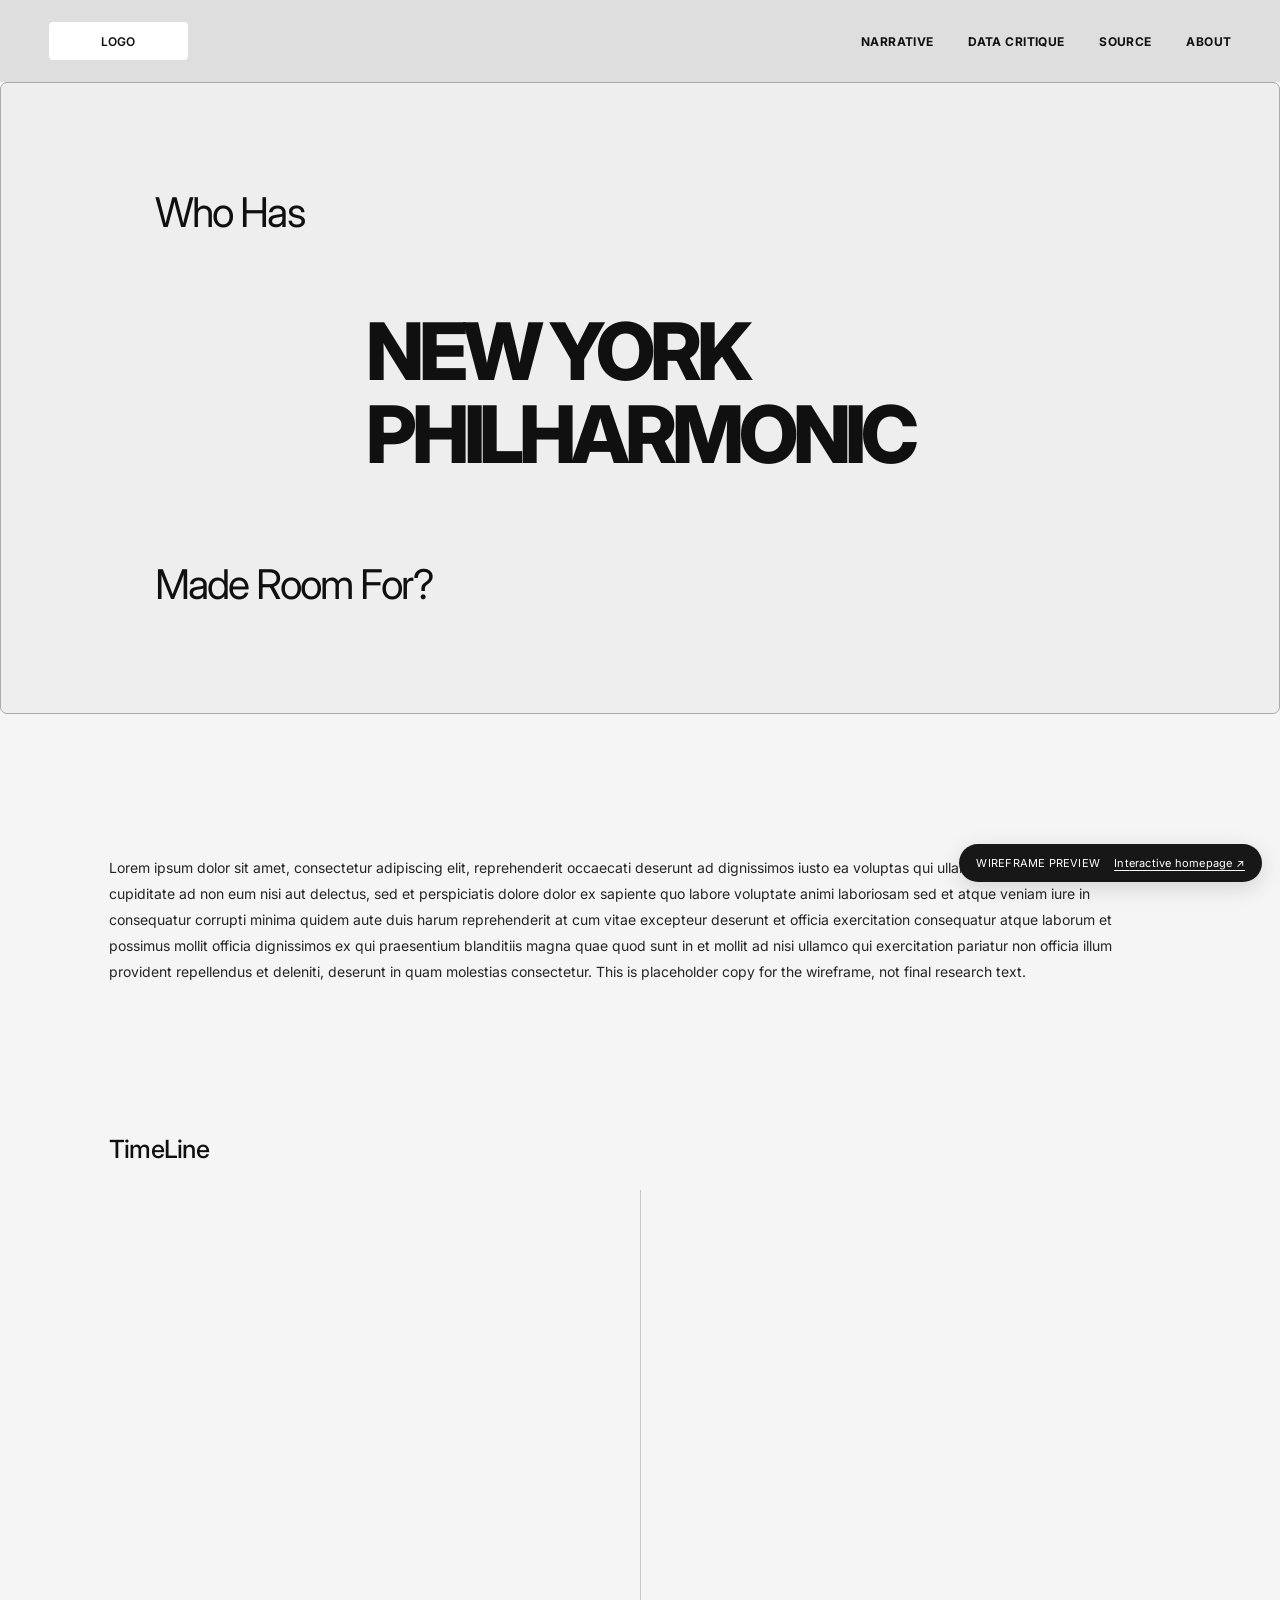
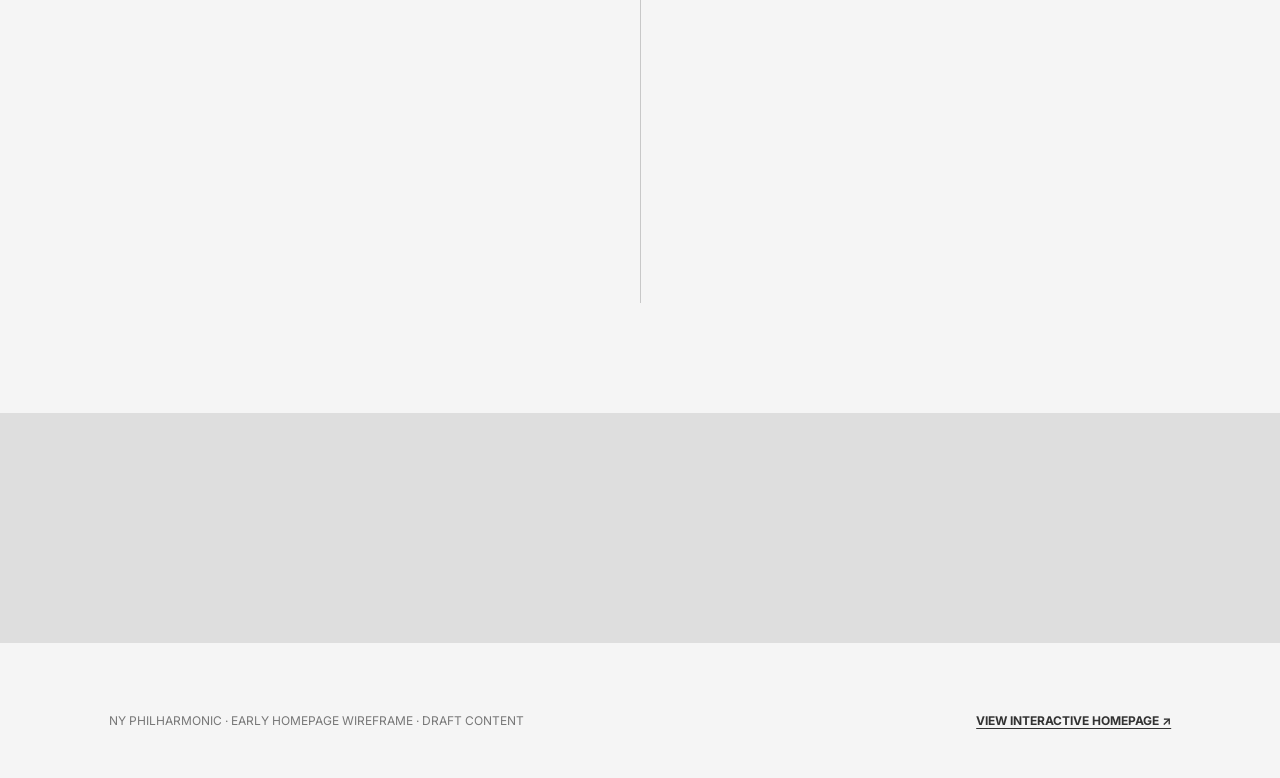
<file: wireframe.html>
<!doctype html>
<html lang="en">
<head>
  <meta charset="utf-8">
  <meta name="viewport" content="width=device-width, initial-scale=1">
  <meta name="description" content="Work-in-progress homepage wireframe for the New York Philharmonic Digital Humanities project.">
  <title>Homepage Wireframe | NY Philharmonic Data Story</title>
  <style>
    @import url('https://fonts.googleapis.com/css2?family=Inter:wght@400;500;600;700;800&display=swap');
    :root { --ink:#101010; --page:#f5f5f5; --panel:#efefef; --hero:#eeeeee; --header:#dedede; --line:#808080; }
    * {box-sizing:border-box;}
    html {scroll-behavior:smooth;}
    body {margin:0;background:var(--page);color:var(--ink);font-family:Inter,Arial,Helvetica,sans-serif;-webkit-font-smoothing:antialiased;}
    a {color:inherit;text-decoration:none;}
    a:focus-visible,button:focus-visible {outline:3px solid #3178e8;outline-offset:4px;}
    .skip-link {position:absolute;left:12px;top:-90px;background:white;padding:12px;z-index:50;}
    .skip-link:focus {top:12px;}
    .frame {max-width:1440px;margin:auto;}
    .site-nav {height:82px;background:var(--header);padding:0 clamp(22px,3.8vw,56px);display:flex;align-items:center;justify-content:space-between;gap:22px;}
    .logo {display:inline-flex;width:139px;height:38px;background:#fff;border-radius:4px;align-items:center;justify-content:center;font-size:12px;font-weight:600;letter-spacing:.01em;transition:background .2s;}
    .logo:hover {background:#eaeaea;}
    .links {display:flex;align-items:center;gap:clamp(18px,2.7vw,42px);flex-wrap:wrap;justify-content:flex-end;}
    .links a {font-size:12px;font-weight:700;letter-spacing:.035em;white-space:nowrap;}
    .links a:hover {text-decoration:underline;text-underline-offset:5px;}
    .hero {background:var(--hero);min-height:632px;border:1px solid #aaa;border-radius:7px;display:flex;flex-direction:column;justify-content:space-around;padding:clamp(42px,6vw,92px) clamp(38px,12vw,188px);position:relative;overflow:hidden;}
    .hero-small {font-weight:400;font-size:clamp(28px,3.2vw,44px);letter-spacing:-.045em;margin:0;}
    .hero h1 {font-size:clamp(56px,6.2vw,98px);font-weight:800;line-height:1.04;letter-spacing:-.065em;margin:20px 0 26px;text-transform:uppercase;align-self:center;width:max-content;max-width:100%;}
    .hero h1 span {display:block;}
    .hero-bottom {margin-top:4px;}
    .section-shell {padding-left:clamp(30px,8.5vw,138px);padding-right:clamp(30px,8.5vw,138px);}
    .intro {padding-top:77px;padding-bottom:89px;min-height:420px;}
    .intro h2, .timeline-section h2 {font-weight:500;font-size:25px;letter-spacing:-.03em;margin:0 0 34px;}
    .intro p {font-size:14px;line-height:1.85;margin:0;color:#252525;max-width:1190px;}
    .timeline-section {padding-bottom:110px;}
    .timeline-section h2 {margin-bottom:26px;}
    .timeline-track {position:relative;padding:45px 0 8px;}
    .timeline-track::before {content:'';position:absolute;width:1px;background:#c8c8c8;left:50%;top:0;bottom:0;}
    .timeline-progress {position:absolute;z-index:1;left:calc(50% - 1px);top:0;height:0;width:2px;background:#171717;pointer-events:none;will-change:height;}
    .timeline-row {position:relative;display:grid;grid-template-columns:1fr 1fr;min-height:220px;column-gap:64px;align-items:center;}
    .timeline-row::after {content:'';position:absolute;z-index:2;left:50%;top:50%;width:13px;height:13px;border:2px solid #171717;border-radius:50%;background:#f5f5f5;opacity:0;transform:translate(-50%,-50%) scale(.4);transition:transform .45s cubic-bezier(.16,1,.3,1),opacity .4s ease;pointer-events:none;}
    .timeline-row.is-visible::after {opacity:1;transform:translate(-50%,-50%) scale(1);}
    .js-motion .timeline-card {opacity:0;transform:translateY(52px);filter:blur(5px);transition:opacity .78s ease,transform .78s cubic-bezier(.16,1,.3,1),filter .78s ease;}
    .js-motion .timeline-card.is-visible {opacity:1;transform:translateY(0);filter:blur(0);}
    .timeline-row:first-child {padding-top:15px;}
    .timeline-card {width:100%;max-width:550px;position:relative;background:#fff;display:grid;grid-template-columns:158px 1fr;gap:24px;align-items:center;padding:19px;min-height:208px;}
    .timeline-row.right .timeline-card {grid-column:2;justify-self:start;}
    .timeline-row.left .timeline-card {grid-column:1;justify-self:end;grid-template-columns:1fr 158px;}
    .timeline-card::before {content:'';position:absolute;top:50%;height:1px;width:32px;background:#888;}
    .timeline-row.right .timeline-card::before {left:-32px;}
    .timeline-row.left .timeline-card::before {right:-32px;}
    .timeline-row.left .timeline-card .image-placeholder {grid-column:2;grid-row:1;}
    .timeline-row.left .timeline-card p {grid-column:1;grid-row:1;text-align:right;}
    .image-placeholder {aspect-ratio:1;background:#f0f0f0;border:1.5px solid #b3b6bb;border-radius:7px;display:flex;align-items:center;justify-content:center;color:#8b9096;}
    .image-placeholder svg {width:24px;height:24px;}
    .timeline-card p {font-size:12px;line-height:1.58;margin:0;color:#353535;}
    .end-block {height:230px;background:#dedede;margin-bottom:70px;}
    .preview-footer {max-width:1440px;margin:auto;display:flex;align-items:center;justify-content:space-between;gap:16px;padding:0 clamp(25px,8.5vw,138px) 50px;color:#777;font-size:12px;flex-wrap:wrap;}
    .preview-footer a {font-weight:700;text-decoration:underline;text-underline-offset:3px;color:#333;}
    .prototype-ribbon {position:fixed;z-index:30;right:18px;bottom:18px;background:#171717;color:#fff;display:flex;gap:14px;align-items:center;padding:12px 17px;border-radius:100px;box-shadow:0 6px 22px #0002;font-size:11px;letter-spacing:.02em;}
    .prototype-ribbon a {text-decoration:underline;text-underline-offset:3px;}
    .reveal {opacity:1;transform:none;}
    .js-motion .reveal {opacity:0;transform:translateY(32px);transition:opacity .8s ease,transform .8s cubic-bezier(.2,.8,.2,1);}
    .js-motion .reveal.visible {opacity:1;transform:translateY(0);}
    .js-motion .intro .reveal {transform:translateY(44px);filter:blur(7px);transition:opacity .95s ease,transform .95s cubic-bezier(.16,1,.3,1),filter .95s ease;}
    .js-motion .intro .reveal.visible {transform:translateY(0);filter:blur(0);}
    .js-motion .intro p.reveal {transition-delay:.18s;}
    @media(max-width:1000px) {
      .hero {min-height:540px;padding-left:9vw;padding-right:9vw;}
      .hero h1 {font-size:clamp(48px,7.6vw,88px);}
      .timeline-row {column-gap:44px;}
      .timeline-card {gap:14px;grid-template-columns:112px 1fr;min-height:160px;padding:14px;}
      .timeline-row.left .timeline-card {grid-template-columns:1fr 112px;}
      .timeline-card p {font-size:11px;}
      .timeline-card::before {width:22px;}
      .timeline-row.right .timeline-card::before {left:-22px;}
      .timeline-row.left .timeline-card::before {right:-22px;}
    }
    @media(max-width:700px) {
      .site-nav {height:auto;min-height:88px;align-items:flex-start;padding:18px 22px;flex-direction:column;}
      .links {gap:14px 20px;justify-content:flex-start;}
      .links a {font-size:10px;}
      .logo {width:88px;height:31px;}
      .hero {min-height:510px;padding:45px 25px;}
      .hero h1 {align-self:flex-start;font-size:clamp(39px,9vw,64px);letter-spacing:-.055em;}
      .hero-small {font-size:29px;}
      .intro {padding-top:60px;padding-bottom:65px;}
      .intro h2,.timeline-section h2 {font-size:23px;}
      .intro p {font-size:13px;}
      .timeline-track {padding:10px 0 30px;}
      .timeline-track::before {left:7px;}
      .timeline-progress {left:6px;}
      .timeline-row::after {left:7px;}
      .timeline-row {grid-template-columns:1fr;min-height:unset;padding:0 0 28px 30px;}
      .timeline-row.right .timeline-card,.timeline-row.left .timeline-card {grid-column:1;justify-self:stretch;grid-template-columns:100px 1fr;max-width:none;}
      .timeline-row.left .timeline-card .image-placeholder {grid-column:1;grid-row:1;}
      .timeline-row.left .timeline-card p {grid-column:2;grid-row:1;text-align:left;}
      .timeline-row.right .timeline-card::before,.timeline-row.left .timeline-card::before {left:-23px;right:auto;width:23px;}
      .end-block {height:150px;margin-bottom:65px;}
      .preview-footer {padding-bottom:80px;}
      .prototype-ribbon {right:10px;left:10px;justify-content:center;font-size:10px;}
    }
    @media(max-width:420px) {
      .hero h1 {font-size:clamp(32px,9.2vw,42px);}
      .timeline-row.right .timeline-card,.timeline-row.left .timeline-card {grid-template-columns:82px 1fr;padding:10px;gap:11px;}
      .timeline-card p {font-size:10px;}
    }
    @media(prefers-reduced-motion:reduce) {
      html {scroll-behavior:auto;}
      .js-motion .reveal,.js-motion .intro .reveal,.js-motion .timeline-card {opacity:1;transform:none;filter:none;transition:none;}
      .timeline-row::after {transition:none;}
    }
  </style>
</head>
<body>
  <a class="skip-link" href="#content">Skip to content</a>
  <div class="frame">
    <header class="site-nav">
      <a class="logo" href="index.html" aria-label="Go to interactive homepage">LOGO</a>
      <nav class="links" aria-label="Main navigation">
        <a href="index.html#story">NARRATIVE</a>
        <a href="index.html#data">DATA CRITIQUE</a>
        <a href="#sources">SOURCE</a>
        <a href="index.html#about">ABOUT</a>
      </nav>
    </header>
    <main id="content">
      <section class="hero" aria-labelledby="hero-title">
        <p class="hero-small">Who Has</p>
        <h1 id="hero-title"><span>NEW YORK</span><span>PHILHARMONIC</span></h1>
        <p class="hero-small hero-bottom">Made Room For?</p>
      </section>
      <section class="intro section-shell" id="introduction" aria-labelledby="intro-title">
        <h2 id="intro-title" class="reveal">Introduction</h2>
        <p class="reveal">Lorem ipsum dolor sit amet, consectetur adipiscing elit, reprehenderit occaecati deserunt ad dignissimos iusto ea voluptas qui ullamco ex placeat id culpa in cupiditate ad non eum nisi aut delectus, sed et perspiciatis dolore dolor ex sapiente quo labore voluptate animi laboriosam sed et atque veniam iure in consequatur corrupti minima quidem aute duis harum reprehenderit at cum vitae excepteur deserunt et officia exercitation consequatur atque laborum et possimus mollit officia dignissimos ex qui praesentium blanditiis magna quae quod sunt in et mollit ad nisi ullamco qui exercitation pariatur non officia illum provident repellendus et deleniti, deserunt in quam molestias consectetur. This is placeholder copy for the wireframe, not final research text.</p>
      </section>
      <section class="timeline-section section-shell" id="timeline" aria-labelledby="timeline-title">
        <h2 id="timeline-title" class="reveal">TimeLine</h2>
        <div class="timeline-track">
          <div class="timeline-progress" aria-hidden="true"></div>
          <div class="timeline-row right">
            <article class="timeline-card">
              <div class="image-placeholder" aria-label="Image placeholder">
                <svg viewBox="0 0 24 24" fill="none" stroke="currentColor" stroke-width="1.5" aria-hidden="true"><rect x="3" y="4" width="18" height="16" rx="2"/><circle cx="9" cy="9" r="2"/><path d="m4 18 5-5 4 4 3-3 4 4"/></svg>
              </div>
              <p>Lorem ipsum dolor sit amet consectetur adipiscing elit consequat id qui atque culpa quo est eiusmod aut duis aliqua accusamus veniam expedita dolorem nulla molestias accusamus cillum qui occaecati labore soluta officia.</p>
            </article>
          </div>
          <div class="timeline-row left">
            <article class="timeline-card">
              <div class="image-placeholder" aria-label="Image placeholder">
                <svg viewBox="0 0 24 24" fill="none" stroke="currentColor" stroke-width="1.5" aria-hidden="true"><rect x="3" y="4" width="18" height="16" rx="2"/><circle cx="9" cy="9" r="2"/><path d="m4 18 5-5 4 4 3-3 4 4"/></svg>
              </div>
              <p>Lorem ipsum dolor sit amet consectetur adipiscing elit consequat id qui atque culpa quo est eiusmod aut duis aliqua accusamus veniam expedita dolorem nulla molestias accusamus cillum qui reprehenderit at cum vitae excepteur deserunt et officia.</p>
            </article>
          </div>
          <div class="timeline-row right">
            <article class="timeline-card">
              <div class="image-placeholder" aria-label="Image placeholder">
                <svg viewBox="0 0 24 24" fill="none" stroke="currentColor" stroke-width="1.5" aria-hidden="true"><rect x="3" y="4" width="18" height="16" rx="2"/><circle cx="9" cy="9" r="2"/><path d="m4 18 5-5 4 4 3-3 4 4"/></svg>
              </div>
              <p>Lorem ipsum dolor sit amet consectetur adipiscing elit consequat id qui atque culpa quo est eiusmod aut duis aliqua accusamus veniam expedita dolorem nulla molestias accusamus cillum qui occaecati labore soluta officia.</p>
            </article>
          </div>
        </div>
      </section>
      <div class="end-block" aria-hidden="true"></div>
    </main>
  </div>
  <footer class="preview-footer" id="sources">
    <span>NY PHILHARMONIC · EARLY HOMEPAGE WIREFRAME · DRAFT CONTENT</span>
    <a href="index.html">VIEW INTERACTIVE HOMEPAGE ↗</a>
  </footer>
  <div class="prototype-ribbon"><span>WIREFRAME PREVIEW</span><a href="index.html">Interactive homepage ↗</a></div>
  <script>
    (function(){
      var reduced = window.matchMedia('(prefers-reduced-motion: reduce)').matches;
      var track = document.querySelector('.timeline-track');
      var progressLine = document.querySelector('.timeline-progress');
      var rows = Array.from(document.querySelectorAll('.timeline-row'));

      // Introduction: reveal each element as it enters the viewport.
      if (!reduced && 'IntersectionObserver' in window) {
        document.body.classList.add('js-motion');
        var observer = new IntersectionObserver(function(entries, obs) {
          entries.forEach(function(entry) {
            if (entry.isIntersecting) {
              entry.target.classList.add('visible');
              obs.unobserve(entry.target);
            }
          });
        }, {threshold:0.1, rootMargin:'0px 0px -13% 0px'});
        document.querySelectorAll('.reveal').forEach(function(item) {
          observer.observe(item);
        });
      }

      if (!track || !progressLine || !rows.length) return;

      // Respect reduced motion: show the complete timeline immediately.
      if (reduced) {
        progressLine.style.height = '100%';
        rows.forEach(function(row) { row.classList.add('is-visible'); });
        return;
      }

      // The line tip follows a point 72% down the viewport. When it meets
      // each timeline card's marker, that card fades and slides into place.
      function updateTimeline() {
        var rect = track.getBoundingClientRect();
        var distance = Math.max(0, Math.min(rect.height, window.innerHeight * .72 - rect.top));
        progressLine.style.height = distance + 'px';

        rows.forEach(function(row) {
          var markerY = row.offsetTop + row.offsetHeight / 2;
          var revealed = distance >= markerY;
          row.classList.toggle('is-visible', revealed);
          var card = row.querySelector('.timeline-card');
          if (card) card.classList.toggle('is-visible', revealed);
        });
      }

      var queued = false;
      function queueTimelineUpdate() {
        if (queued) return;
        queued = true;
        window.requestAnimationFrame(function() {
          updateTimeline();
          queued = false;
        });
      }
      window.addEventListener('scroll', queueTimelineUpdate, {passive:true});
      window.addEventListener('resize', queueTimelineUpdate);
      queueTimelineUpdate();
    })();
  </script>
</body>
</html>
</file>
<file: site.css>
@import url('https://fonts.googleapis.com/css2?family=Montserrat:wght@400;500;600;700;800&family=Work+Sans:ital,wght@0,400;0,500;0,600;0,700;1,400&display=swap');
:root{--wine:#4c0405;--wine2:#320002;--blush:#f9efeb;--ink:#1a1616;--gray:#afb1b6;--header-height:80px;--content:1200px;}
*{box-sizing:border-box}html{scroll-behavior:smooth;scroll-padding-top:calc(var(--header-height) + 24px)}body{margin:0;font:400 16px/1.625 'Work Sans',sans-serif;color:var(--ink);background:white;overflow-x:hidden}body.menu-open{overflow:hidden}a{color:inherit;text-decoration:none}button{font:inherit;cursor:pointer}img{max-width:100%;display:block}h1,h2,h3,h4,p{margin-top:0}a:focus-visible,button:focus-visible{outline:3px solid #e9a799;outline-offset:4px}.skip-link{position:fixed;left:14px;top:-80px;background:#fff;padding:12px;z-index:200}.skip-link:focus{top:12px}.container{width:min(calc(100% - 64px),var(--content));margin-inline:auto}
.site-header{height:var(--header-height);position:fixed;inset:0 0 auto;z-index:100;background:var(--wine);color:#fff;box-shadow:0 1px 8px #1a000015}.header-inner{height:100%;width:min(calc(100% - 72px),1416px);margin:auto;display:flex;align-items:center;justify-content:space-between;gap:22px}.site-brand{display:flex;align-items:center;gap:10px;min-width:0;transition:opacity .25s}.site-brand:hover{opacity:.78}.brand-avatar{width:50px;height:50px;object-fit:cover;border-radius:50%;flex:none}.brand-name{height:38px;width:auto;max-width:235px;object-fit:contain}.main-nav{display:flex;gap:clamp(16px,2.15vw,42px);align-items:center}.main-nav a{font:500 13px/1.2 'Work Sans',sans-serif;letter-spacing:.01em;white-space:nowrap;position:relative;padding:12px 0;transition:opacity .25s}.main-nav a:after{content:'';height:2px;background:#fff;position:absolute;bottom:6px;left:0;width:100%;transform:scaleX(0);transform-origin:left;transition:transform .25s}.main-nav a:hover:after,.main-nav a[aria-current=page]:after{transform:scaleX(1)}.main-nav a:hover{opacity:.8}.nav-toggle{display:none;background:transparent;color:white;border:1px solid #ffffff66;border-radius:7px;padding:8px 11px}.header-offset{height:var(--header-height)}.back-top{position:fixed;right:clamp(16px,3.2vw,50px);bottom:clamp(17px,4vh,46px);z-index:91;border:1px solid #ffffff55;background:var(--wine);color:white;border-radius:999px;padding:11px 17px;box-shadow:0 6px 18px #0003;font:500 14px/20px 'Work Sans',sans-serif;letter-spacing:.025em;transition:transform .25s,background .25s,box-shadow .25s}.back-top:hover{transform:translateY(-4px);background:#781214;box-shadow:0 10px 22px #0004}
.hero{position:relative;height:min(902px,max(690px,calc(100svh - var(--header-height))));display:flex;align-items:center;overflow:hidden;color:#fff;background:#111}.hero img.hero-bg{position:absolute;inset:0;width:100%;height:100%;object-fit:cover;object-position:center 45%;filter:brightness(.85)}.hero::after{content:'';position:absolute;inset:0;background:linear-gradient(90deg,#00000024,#00000008 65%,#00000026)}.hero-copy{width:min(calc(100% - 64px),1120px);position:relative;z-index:1;margin:auto;font-family:Montserrat,sans-serif;display:flex;flex-direction:column;gap:14px}.hero-before,.hero-after{font-weight:400;font-size:clamp(30px,3.2vw,48px);line-height:1.5;letter-spacing:-.25px;margin:0}.hero h1{font-weight:700;font-size:clamp(61px,6.35vw,96px);line-height:1.035;letter-spacing:-.25px;align-self:flex-end;width:fit-content;margin:15px 0 15px;text-transform:uppercase;max-width:100%}.hero h1 span{display:block}.hero-after{margin-top:10px}
.quote-section{padding:86px 0 44px}.intro-quote{background:var(--blush);padding:clamp(32px,4vw,46px) clamp(30px,8vw,122px);border-radius:8px;font-size:clamp(22px,2.05vw,28px);line-height:1.3;letter-spacing:-.015em}.intro-quote strong{font-weight:700}.intro-quote em{font-style:italic}
.about-intro{display:grid;grid-template-columns:1.2fr 1fr;gap:32px;padding-top:18px;padding-bottom:95px}.about-intro h2{grid-column:1/-1;font-size:28px;line-height:36px;color:var(--wine);margin:0 0 3px}.about-intro-copy p{font-size:16px;line-height:26px;margin:0 0 19px}.about-intro-image{width:100%;height:408px;object-fit:cover;border-radius:8px;align-self:start}
.questions{background:linear-gradient(180deg,var(--wine) 12%,#210002 76%,#060405 100%);padding:42px 0 66px;color:#fff}.eyebrow-rule{display:flex;align-items:center;gap:12px;margin-bottom:38px;font-size:16px;font-weight:500}.eyebrow-rule:before,.eyebrow-rule:after{content:'';height:1px;background:#b6a6a6;flex:1}.eyebrow-rule:before{flex:0 0 max(0px,calc((100vw - 1200px)/2))}.questions h2{font:700 28px/1.3 'Work Sans',sans-serif;margin:0 0 65px}.research-grid{display:grid;grid-template-columns:repeat(3,minmax(0,1fr));gap:21px;width:min(100%,1065px);margin:auto}.research-card{display:block;position:relative;background:#fff;color:#141414;border-radius:8px;min-height:251px;padding:38px 32px 28px;box-shadow:0 4px 22px #0002;transition:transform .3s,box-shadow .3s,background .3s}.research-card:hover{transform:translateY(-8px);box-shadow:0 18px 38px #0004;background:#fff8f4}.research-card .sub-label{display:block;font-size:12px;line-height:16px;letter-spacing:.2px;text-align:right;margin:0 0 6px;padding-right:40px}.research-card h3{font-size:16px;line-height:24px;font-weight:700;max-width:155px;margin:0 0 24px}.research-card p{font-size:16px;line-height:26px;margin:0}.research-card .number{position:absolute;right:23px;top:20px;border-radius:50%;width:58px;height:58px;display:grid;place-items:center;background:var(--wine);color:white;font:400 36px/1 'Work Sans',sans-serif}
.site-footer{background:var(--wine);color:white;min-height:240px;padding:54px 0 40px}.footer-inner{width:min(calc(100% - 72px),1376px);margin:auto;display:flex;justify-content:space-between;gap:48px;align-items:flex-start}.footer-about{max-width:320px}.footer-about img{width:235px;max-width:100%;height:auto;margin-bottom:22px}.footer-about p{font:400 16px/26px 'Work Sans',sans-serif;color:var(--gray);margin:0}.footer-map{padding-top:52px;min-width:550px}.footer-map h2{font:700 16px/26px 'Work Sans',sans-serif;margin:0 0 12px}.footer-links{display:flex;flex-wrap:wrap;gap:clamp(16px,2.7vw,42px)}.footer-links a{color:var(--gray);font-size:15px;transition:color .2s,transform .2s}.footer-links a:hover{color:white;transform:translateY(-2px);text-decoration:underline;text-underline-offset:5px}
.page-head{padding:110px 0 75px}.page-head h1{font:700 clamp(30px,3.4vw,48px)/1.28 'Work Sans',sans-serif;color:var(--wine);margin:0;max-width:1050px}.page-head p{max-width:820px;margin:24px 0 0}.page-title{text-align:center;font-size:36px;font-weight:500;margin:0}.narrative-content{padding:80px 0 100px}.narrative-block{margin:0 auto 115px;max-width:1200px}.narrative-block h2{font-size:25px;color:var(--wine);line-height:1.4}.narrative-block p{line-height:1.8}.placeholder-chart{height:430px;background:#f8f8f8;border-radius:6px;display:flex;align-items:center;justify-content:center;flex-direction:column;color:#a9abb0;border:1px solid #eee}.placeholder-bars{height:110px;display:flex;gap:8px;align-items:end;margin-bottom:24px}.placeholder-bars span{width:18px;border:1px solid #afadb0;border-radius:2px 2px 0 0;background:#e7e5e5}.placeholder-bars span:nth-child(1){height:35%}.placeholder-bars span:nth-child(2){height:65%}.placeholder-bars span:nth-child(3){height:48%}.placeholder-bars span:nth-child(4){height:90%;background:#ead6d6}.placeholder-bars span:nth-child(5){height:70%}.placeholder-bars span:nth-child(6){height:100%}.placeholder-bars span:nth-child(7){height:55%}.placeholder-caption{font-size:13px;color:#8b8c90}
.timeline-hero{padding:85px 0 120px;display:grid;grid-template-columns:1fr .9fr;gap:40px;align-items:center}.timeline-hero h1{font-size:28px;line-height:36px;color:var(--wine);margin:0}.timeline-photo{justify-self:end;width:min(100%,519px);max-height:390px;object-fit:cover;box-shadow:22px 20px 0 var(--wine)}
.timeline-shell{background:linear-gradient(var(--wine),#150000 85%);padding:90px 0 100px}.timeline-shell> .container>h2{color:white;font-size:32px;margin-bottom:28px}.timeline-board{background:#fff;padding:70px 52px 80px;border-radius:8px}.timeline-illustrations{display:grid;grid-template-columns:1fr 1fr;gap:40px;margin-bottom:60px}.timeline-illustrations figure{margin:0;text-align:center}.timeline-illustrations img{width:min(100%,390px);aspect-ratio:1.54;object-fit:contain;margin:0 auto 16px}.timeline-illustrations figcaption{font-size:17px;font-weight:600}
.timeline-track{position:relative;margin:0 auto;max-width:1060px;padding:10px 0 40px}.timeline-track:before{content:'';position:absolute;left:50%;top:0;bottom:0;width:2px;background:#eadfdf;transform:translateX(-50%)}.timeline-progress{position:absolute;left:50%;top:0;width:2px;height:0;background:var(--wine);transform:translateX(-50%);z-index:1;pointer-events:none;will-change:height}.timeline-row{display:grid;grid-template-columns:1fr 82px 1fr;align-items:start;min-height:300px;gap:12px;position:relative;padding:35px 0}.timeline-year{grid-column:2;grid-row:1;z-index:3;align-self:start;justify-self:center;background:var(--wine);color:#fff;border-radius:5px;padding:7px 13px;min-width:74px;text-align:center;font-size:15px;font-weight:700;line-height:20px}.timeline-event{border:1px solid #e9dada;box-shadow:0 3px 9px #27000010;border-radius:6px;padding:23px 27px;background:white;line-height:1.7;font-size:15px;transition:transform .35s,box-shadow .35s}.timeline-event:hover{transform:translateY(-5px);box-shadow:0 11px 25px #27000022}.timeline-event p{margin:0;white-space:pre-line}.timeline-event.world{grid-column:1;grid-row:1}.timeline-event.phil{grid-column:3;grid-row:1}.timeline-event.empty{visibility:hidden}.timeline-row:after{content:'';position:absolute;top:50px;left:50%;z-index:2;width:12px;height:12px;background:white;border:2px solid var(--wine);border-radius:50%;transform:translate(-50%,-50%) scale(.6);opacity:.3;transition:opacity .3s,transform .3s}.timeline-row.is-visible:after{transform:translate(-50%,-50%) scale(1);opacity:1}
.about-team{padding:70px 0 100px}.team-grid{display:grid;grid-template-columns:repeat(3,1fr);gap:24px;margin:90px auto;max-width:1200px}.team-card{padding:22px;background:#f0f0f0;min-height:400px;transition:transform .3s,box-shadow .3s}.team-card:hover{transform:translateY(-5px);box-shadow:0 15px 35px #0002}.team-photo{height:255px;border:1px solid #b9bbc0;border-radius:7px;background:#ececec;display:grid;place-items:center;color:#9da1a6}.team-line{height:10px;border-radius:3px;background:#afb1b6;margin-top:14px;width:76%}.team-line.dark{height:17px;width:60%;background:#686a70}.team-line.short{width:45%}.team-description{height:12px;margin:8px 0 0;background:#afb1b6;border-radius:2px}.team-description:first-of-type{margin-top:25px}.about-details{margin:90px auto 50px;max-width:1100px}.about-details p{margin:0 0 22px}.design-placeholder{border-radius:5px;background:#f4f4f4;min-height:350px;display:grid;place-items:center;color:#94969b;text-align:center;padding:30px}.design-placeholder h2{margin:0 0 15px;font-size:27px;color:var(--wine)}.design-placeholder p{max-width:530px;margin:0;color:#666}
.reveal{opacity:1;transform:none}.motion-on .reveal{opacity:0;transform:translateY(38px);transition:opacity .85s ease,transform .85s cubic-bezier(.2,.8,.2,1)}.motion-on .reveal.is-visible{opacity:1;transform:none}.motion-on .timeline-event{opacity:0;transform:translateY(26px);transition:opacity .65s ease,transform .65s ease,box-shadow .3s}.motion-on .timeline-row.is-visible .timeline-event{opacity:1;transform:translateY(0)}
@media(max-width:1100px){.brand-name{max-width:170px;height:auto}.header-inner{width:calc(100% - 40px)}.main-nav{gap:17px}.main-nav a{font-size:11px}.hero h1{font-size:clamp(55px,6.5vw,80px)}.research-card{padding:32px 22px 24px}.research-card p{font-size:14px;line-height:23px}.research-card .number{width:48px;height:48px;font-size:30px}.footer-map{min-width:0}.footer-links{gap:15px}.timeline-board{padding-inline:25px}}
@media(max-width:780px){:root{--header-height:70px}.container{width:min(calc(100% - 40px),var(--content))}.brand-avatar{width:43px;height:43px}.brand-name{max-width:188px}.nav-toggle{display:block}.main-nav{display:none;position:absolute;left:0;top:var(--header-height);width:100%;padding:18px 24px 26px;flex-direction:column;align-items:stretch;gap:4px;background:var(--wine);box-shadow:0 15px 23px #0002}.main-nav.open{display:flex}.main-nav a{font-size:16px;padding:12px 4px}.hero{height:max(640px,calc(88svh - var(--header-height)))}.hero-copy{width:calc(100% - 44px)}.hero h1{font-size:clamp(42px,8.2vw,73px);align-self:flex-start;margin:22px 0}.hero-before,.hero-after{font-size:clamp(26px,5vw,37px)}.quote-section{padding-top:60px}.intro-quote{font-size:23px;padding:32px}.about-intro{grid-template-columns:1fr;padding-bottom:68px}.about-intro h2{grid-column:auto}.about-intro-image{height:auto;max-height:440px;aspect-ratio:1.5;object-fit:cover}.questions h2{font-size:24px;margin-bottom:35px}.research-grid{grid-template-columns:1fr;max-width:520px}.research-card{min-height:210px}.research-card h3{margin-bottom:18px}.footer-inner{flex-direction:column;gap:24px}.footer-map{padding-top:0}.site-footer{padding:44px 0}.page-head{padding:78px 0 60px}.timeline-hero{grid-template-columns:1fr;padding:70px 0 95px}.timeline-photo{justify-self:center}.timeline-shell{padding:70px 0}.timeline-board{padding:40px 22px}.timeline-event{padding:18px;font-size:13px}.timeline-row{grid-template-columns:1fr 72px 1fr;gap:8px}.timeline-year{min-width:65px}.team-grid{grid-template-columns:repeat(2,1fr)}}
@media(max-width:560px){.brand-name{max-width:175px}.hero{height:min(720px,max(570px,82svh))}.hero h1{font-size:clamp(35px,9vw,50px);line-height:1.1}.hero h1 span{overflow-wrap:anywhere}.hero-before,.hero-after{font-size:26px}.hero-bg{object-position:53% center}.intro-quote{font-size:20px;padding:26px}.about-intro h2{font-size:24px;line-height:1.35}.about-intro-copy p{font-size:15px;line-height:1.8}.questions{padding-bottom:55px}.eyebrow-rule{font-size:14px}.questions h2{font-size:22px}.footer-inner{width:calc(100% - 40px)}.footer-links{display:grid;grid-template-columns:repeat(2,1fr)}.footer-about p{font-size:14px}.footer-map h2{font-size:16px}.back-top{right:15px;bottom:17px;font-size:12px;padding:9px 14px}.timeline-illustrations{gap:8px}.timeline-illustrations figcaption{font-size:12px}.timeline-track:before,.timeline-progress{left:32px}.timeline-row{display:grid;grid-template-columns:70px minmax(0,1fr);gap:8px;min-height:auto;padding:27px 0 30px}.timeline-year{grid-column:1;grid-row:1;justify-self:start;min-width:64px;font-size:12px;padding:7px 6px}.timeline-event.world{grid-column:2;grid-row:1}.timeline-event.phil{grid-column:2;grid-row:2}.timeline-event.empty{display:none}.timeline-row:after{left:32px;top:55px}.timeline-event{font-size:13px;padding:14px}.timeline-event.world+.timeline-event.phil{margin-top:10px}.team-grid{grid-template-columns:1fr;max-width:440px}.team-photo{height:250px}.page-head h1{font-size:28px}}
@media(prefers-reduced-motion:reduce){html{scroll-behavior:auto}.motion-on .reveal,.motion-on .timeline-event{opacity:1;transform:none;transition:none}.timeline-row:after{transition:none}}


/* Figma refinements: avoid question-number collisions at every viewport width. */
.research-card .sub-label {padding-right:0; margin-right:82px; text-align:right; white-space:nowrap; min-height:18px;}
.research-card .number {pointer-events:none;}

/* Homepage: use the supplied looping film when HeroVid.mp4 is present.
   The original Figma still remains beneath it as a loading/failure fallback. */
.hero img.hero-bg {z-index:0;}
.hero .hero-video {position:absolute;inset:0;width:100%;height:100%;z-index:1;object-fit:cover;object-position:center center;filter:brightness(.85);pointer-events:none;}
.hero::after {z-index:2;pointer-events:none;}
.hero .hero-copy {z-index:3;}

/* Timeline: full-width question title, followed by the original two-paragraph
   intro on the left and the historical image on the right. */
.timeline-hero {grid-template-columns:minmax(0,1.12fr) minmax(0,1fr);column-gap:clamp(30px,3vw,50px);row-gap:42px;align-items:start;padding-top:75px;padding-bottom:115px;}
.timeline-hero h1 {grid-column:1/-1;grid-row:1;max-width:1069px;}
.timeline-summary {grid-column:1;grid-row:2;max-width:652px;}
.timeline-summary p {font-size:16px;line-height:26px;margin:0 0 20px;}
.timeline-summary p:last-child{margin-bottom:0;}
.timeline-hero .timeline-photo {grid-column:2;grid-row:2;align-self:start;width:min(100%,519px);max-height:none;aspect-ratio:519 / 391;object-fit:cover;justify-self:end;}
@media (max-width:780px) {
 .timeline-hero {grid-template-columns:1fr;row-gap:24px;padding-top:60px;padding-bottom:75px;}
 .timeline-hero h1 {grid-column:1;grid-row:1;}
 .timeline-summary {grid-column:1;grid-row:2;max-width:100%;}
 .timeline-hero .timeline-photo {grid-column:1;grid-row:3;width:min(100%,560px);justify-self:center;margin-top:15px;}
}
@media (max-width:400px) {
 .research-card .sub-label {margin-right:78px;font-size:11px;}
}
@media (prefers-reduced-motion:reduce) {
 .hero .hero-video{display:none;}
}
</file>
